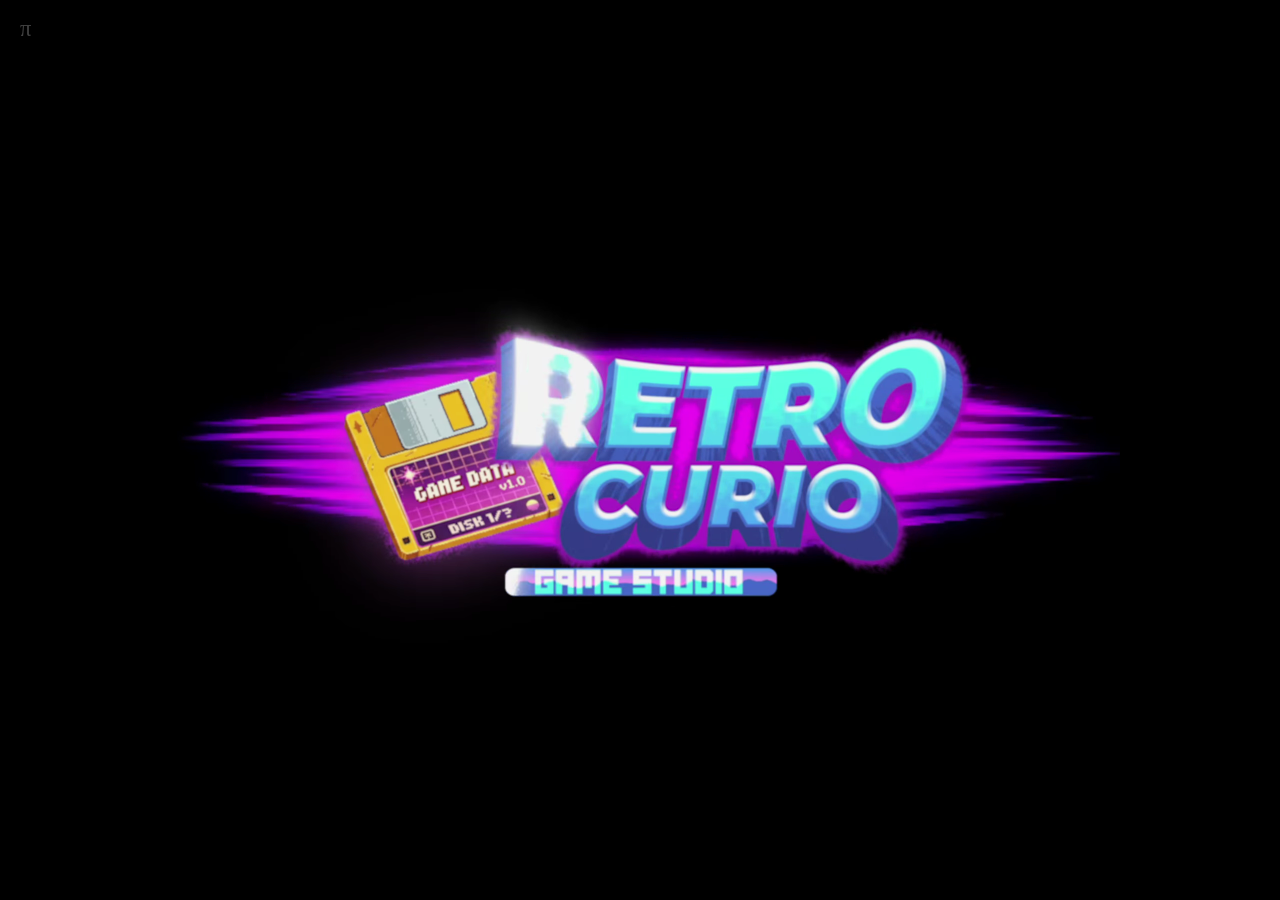
<file: index.html>
<!DOCTYPE html>
<html lang="en">
<head>
  <meta charset="UTF-8" />
  <meta name="viewport" content="width=device-width, initial-scale=1.0" />
  <title>Retrocurio</title>
  <style>
    html,
    body {
      width: 100%;
      height: 100%;
      margin: 0;
      background: #000;
      overflow: hidden;
    }

    .video-wrap {
      position: fixed;
      inset: 0;
      display: grid;
      place-items: center;
      user-select: none;
      -webkit-user-select: none;
    }

    video {
      width: min(100vw, 960px);
      height: auto;
      max-height: 100vh;
      object-fit: contain;
      object-position: center;
      pointer-events: none;
    }

    .pi-link {
      position: fixed;
      top: 16px;
      left: 20px;
      z-index: 10;
      font-size: 1.4rem;
      color: rgba(255, 255, 255, 0.25);
      text-decoration: none;
      transition: color 0.3s ease;
    }

    .pi-link:hover {
      color: rgba(255, 255, 255, 0.9);
    }
  </style>
</head>
<body>
  <a class="pi-link" href="Prototypes.html" aria-label="Prototypes">π</a>
  <div class="video-wrap" aria-hidden="true">
    <video
      autoplay
      muted
      loop
      playsinline
      disablepictureinpicture
      disableremoteplayback
      poster="LogoRender.png"
      tabindex="-1"
    >
      <source src="LogoLoop.webm" type="video/webm" />
      <source src="LogoLoop.mp4" type="video/mp4" />
    </video>
  </div>
</body>
</html>
</file>
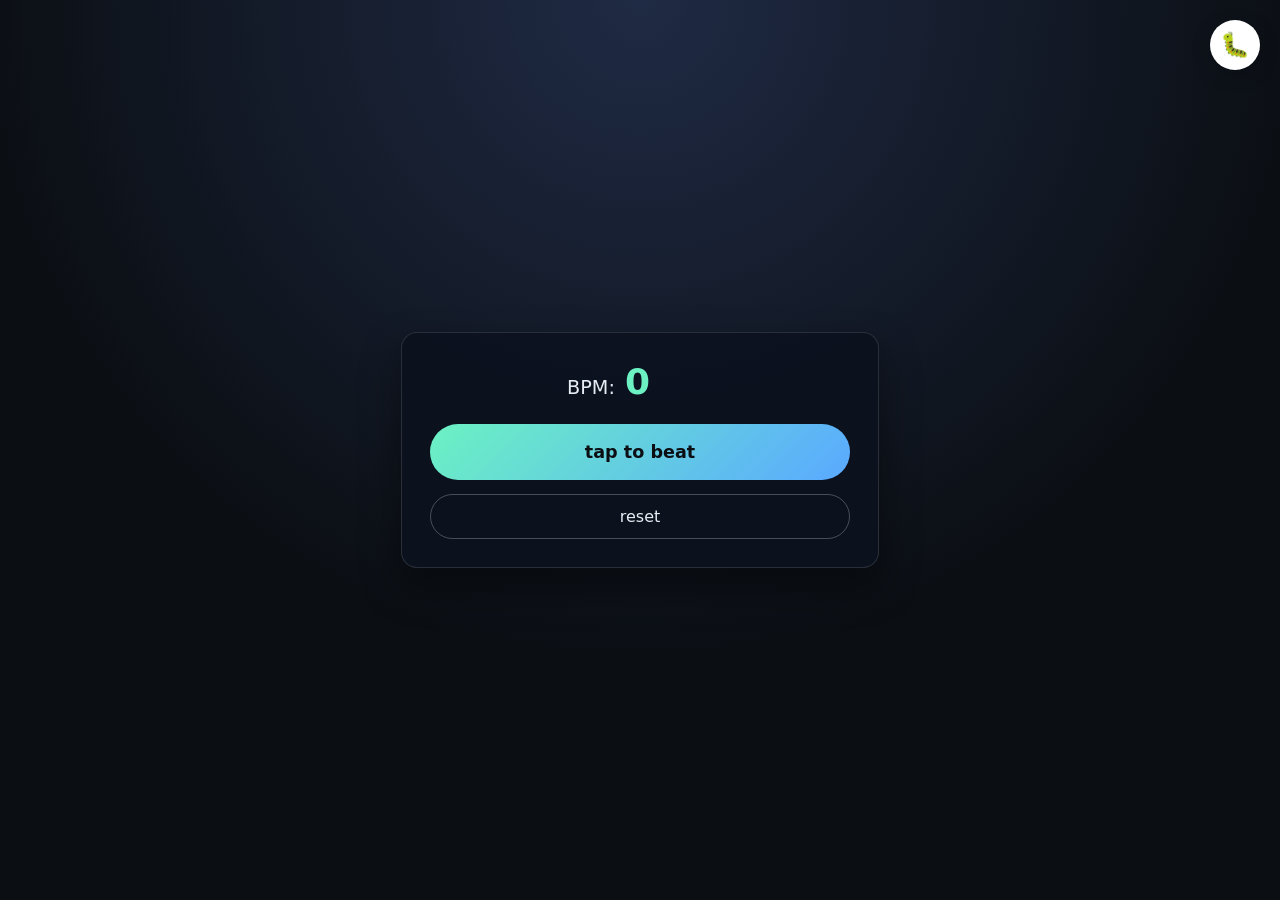
<file: prototypes/bpm-tool/index.html>
<!DOCTYPE html>
<html lang="en">
<head>
    <meta charset="UTF-8">
    <meta name="viewport" content="width=device-width, initial-scale=1.0">
    <title>BPM Tool</title>
    <style>
        :root {
            color-scheme: dark;
        }

        body {
            margin: 0;
            min-height: 100vh;
            display: grid;
            place-items: center;
            font-family: Inter, system-ui, -apple-system, BlinkMacSystemFont, sans-serif;
            background: radial-gradient(circle at top, #1f2a44, #0b0f14 60%);
            color: #e8ecf4;
        }

        .panel {
            background: rgba(12, 18, 30, 0.9);
            border: 1px solid rgba(255, 255, 255, 0.12);
            border-radius: 16px;
            padding: 28px;
            width: min(420px, 92vw);
            text-align: center;
            box-shadow: 0 18px 40px rgba(0, 0, 0, 0.45);
        }

        .bpm-readout {
            display: flex;
            justify-content: center;
            gap: 10px;
            align-items: baseline;
            margin-bottom: 22px;
            font-size: 1.2rem;
        }

        .bpm-value {
            font-size: 2.25rem;
            font-weight: 700;
            color: #6cf2c2;
            min-width: 88px;
            text-align: left;
        }

        button {
            font: inherit;
            border: none;
            border-radius: 999px;
            cursor: pointer;
        }

        .tap-button {
            width: 100%;
            padding: 18px;
            font-size: 1.1rem;
            font-weight: 700;
            color: #0b0f14;
            background: linear-gradient(135deg, #6cf2c2, #5aa9ff);
            transition: transform 120ms ease;
        }

        .tap-button:active {
            transform: scale(0.985);
        }

        .reset-button {
            margin-top: 14px;
            width: 100%;
            padding: 12px;
            background: transparent;
            color: #e8ecf4;
            border: 1px solid rgba(255, 255, 255, 0.25);
        }

    </style>
</head>
<body>
    <script src="../../debug-widget.js" data-name="BPM Tool" data-version="1"></script>
    <main class="panel">
        <div class="bpm-readout">
            <span>BPM:</span>
            <span class="bpm-value" id="bpm-value">0</span>
        </div>
        <button class="tap-button" id="tap-button" type="button">tap to beat</button>
        <button class="reset-button" id="reset-button" type="button">reset</button>
    </main>

    <script>
        const ONE_MINUTE_MS = 60000;
        const tapTimes = [];

        const bpmValueEl = document.getElementById('bpm-value');
        const tapButton = document.getElementById('tap-button');
        const resetButton = document.getElementById('reset-button');

        function pruneOldTaps(now) {
            const cutoff = now - ONE_MINUTE_MS;
            while (tapTimes.length > 0 && tapTimes[0] < cutoff) {
                tapTimes.shift();
            }
        }

        function calculateBpm() {
            const now = Date.now();
            pruneOldTaps(now);

            if (tapTimes.length < 2) {
                bpmValueEl.textContent = '0';
                return;
            }

            let totalInterval = 0;
            for (let i = 1; i < tapTimes.length; i += 1) {
                totalInterval += tapTimes[i] - tapTimes[i - 1];
            }

            const averageInterval = totalInterval / (tapTimes.length - 1);
            const bpm = 60000 / averageInterval;
            bpmValueEl.textContent = Number.isFinite(bpm) ? bpm.toFixed(1) : '0';
        }

        tapButton.addEventListener('click', () => {
            tapTimes.push(Date.now());
            calculateBpm();
        });

        resetButton.addEventListener('click', () => {
            tapTimes.length = 0;
            bpmValueEl.textContent = '0';
        });

        setInterval(calculateBpm, 1000);
    </script>
</body>
</html>
</file>
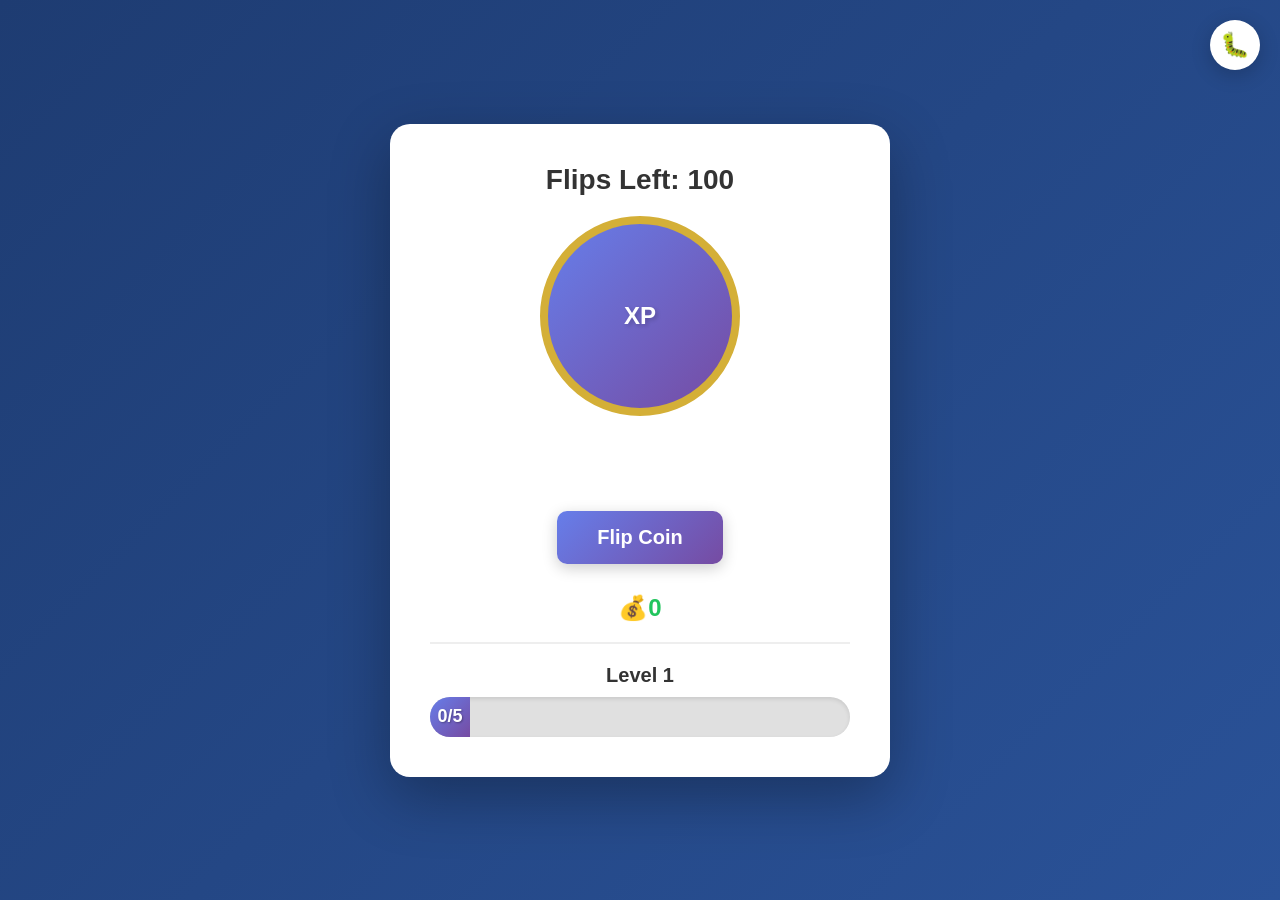
<file: prototypes/coin-toss/index.html>
<!DOCTYPE html>
<html lang="en">
<head>
    <meta charset="UTF-8">
    <meta name="viewport" content="width=device-width, initial-scale=1.0">
    <title>Coin Toss - Game Prototype</title>
    <link rel="stylesheet" href="style.css">
</head>
<body>
    <script src="../../debug-widget.js" data-name="Life is a Coin-Toss" data-version="1"></script>
    <div class="container">
        <h1 id="flipsLeftCounter">Flips Left: 100</h1>

        <div class="game-area">
            <div class="coin-container">
                <div id="coin" class="coin">
                    <div class="coin-face xp">
                        <div class="coin-text">XP</div>
                    </div>
                    <div class="coin-face money">
                        <div class="coin-text">MONEY</div>
                    </div>
                </div>
            </div>

            <div id="result" class="result"></div>

            <button id="flipButton" class="flip-button">Flip Coin</button>
        </div>

        <div class="stats-section">
            <div id="moneyCounter" class="money-counter">💰0</div>
        </div>

        <div class="xp-section">
            <div id="levelText" class="level-text">Level 1</div>
            <div class="xp-bar-container">
                <div id="xpBar" class="xp-bar">
                    <span id="xpText" class="xp-text">0/5</span>
                </div>
            </div>
        </div>

        <div id="gameOver" class="popup hidden">
            <h2>You Died</h2>
            <button id="playAgainBtn" class="popup-button">Play Again</button>
        </div>

    </div>

    <script src="game.js"></script>
</body>
</html>
</file>
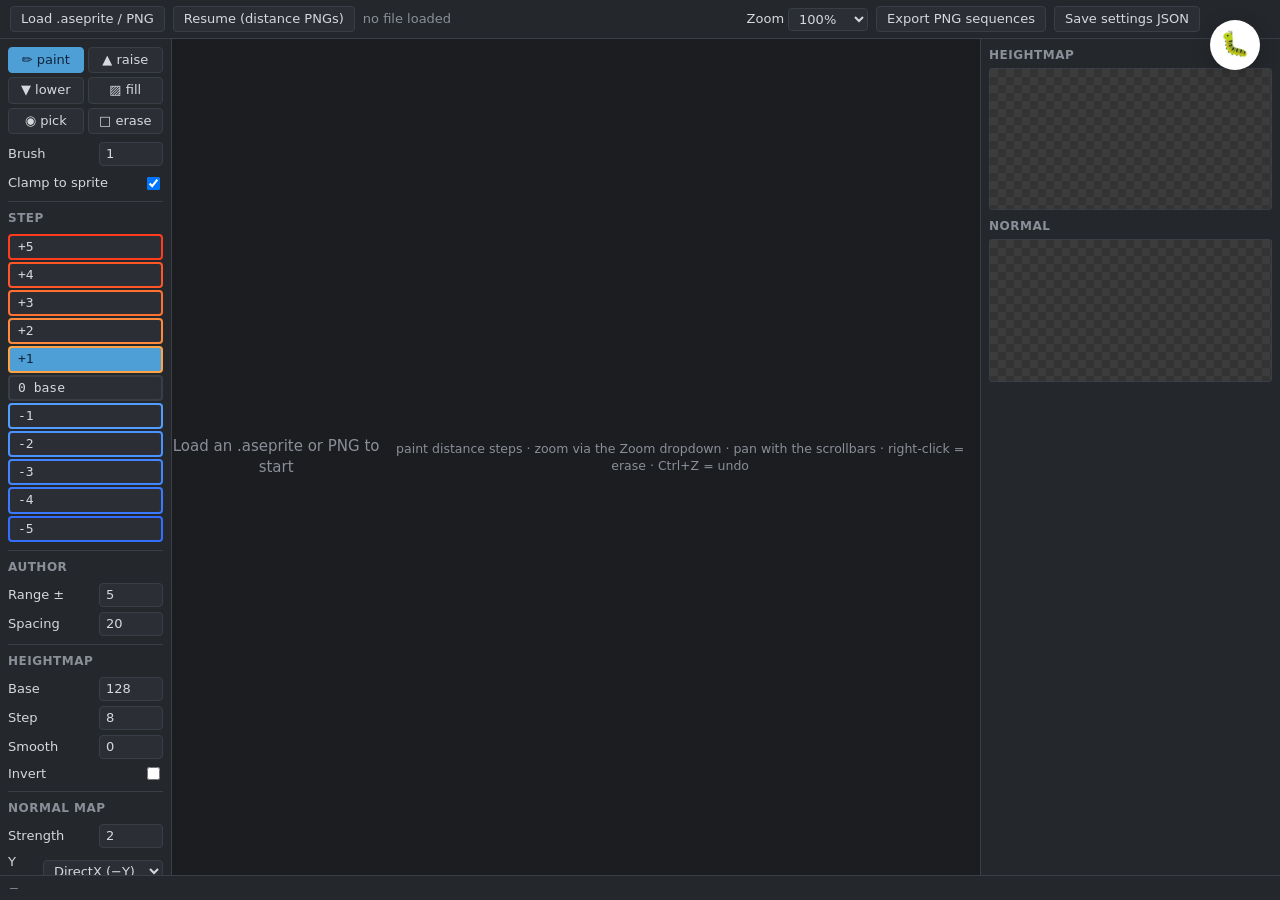
<file: prototypes/heightmap-normal-tool/index.html>
<!DOCTYPE html>
<html>
<head>
<meta charset="utf-8">
<title>Heightmap → Normal Tool</title>
<!--
  Heightmap → Normal companion tool for Aseprite pixel art.
  Load an .aseprite (read-only) as a trace-over underlay, paint per-pixel
  distance steps (closer/farther from a base plane), and get a live
  heightmap + normal map preview. Exports PNG sequences per frame.
  Never writes to the .aseprite file.
-->
<style>
  :root {
    --bg: #1b1d21; --panel: #24272c; --panel2: #2b2f35; --border: #3a3f47;
    --text: #d6d8dc; --dim: #8a8f98; --accent: #4d9fd6; --danger: #d66a4d;
  }
  * { box-sizing: border-box; }
  body {
    margin: 0; background: var(--bg); color: var(--text);
    font: 13px/1.4 system-ui, sans-serif; height: 100vh;
    display: flex; flex-direction: column; overflow: hidden;
  }
  button, select, input { font: inherit; color: inherit; }
  button {
    background: var(--panel2); border: 1px solid var(--border);
    border-radius: 4px; padding: 3px 10px; cursor: pointer;
  }
  button:hover { border-color: var(--accent); }
  button.active { background: var(--accent); color: #10233a; border-color: var(--accent); }
  input[type=number], select {
    background: var(--panel2); border: 1px solid var(--border);
    border-radius: 4px; padding: 2px 6px; width: 64px;
  }
  select { width: auto; }
  label { display: flex; align-items: center; gap: 6px; justify-content: space-between; }

  #topbar {
    display: flex; align-items: center; gap: 8px; padding: 6px 10px;
    /* right padding keeps the buttons clear of the fixed debug-widget button */
    padding-right: 80px;
    background: var(--panel); border-bottom: 1px solid var(--border); flex: 0 0 auto;
  }
  #spriteName { color: var(--dim); margin-right: auto; }

  #framebar {
    display: flex; align-items: center; gap: 4px; padding: 4px 10px;
    background: var(--panel); border-bottom: 1px solid var(--border);
    flex: 0 0 auto; overflow-x: auto;
  }
  #framebar .fbtn { min-width: 30px; padding: 2px 6px; }

  #main { display: flex; flex: 1 1 auto; min-height: 0; }

  #toolbar {
    width: 172px; flex: 0 0 auto; background: var(--panel);
    border-right: 1px solid var(--border); padding: 8px;
    display: flex; flex-direction: column; gap: 8px;
    overflow-y: auto; overflow-x: hidden; touch-action: pan-y;
  }
  .toolrow { display: flex; gap: 4px; flex-wrap: wrap; }
  .toolrow button { flex: 1 1 45%; }
  #steps { display: flex; flex-direction: column-reverse; gap: 2px; }
  #steps button {
    display: flex; justify-content: space-between; padding: 2px 8px;
    border-width: 2px; font-family: monospace;
  }
  .section { border-top: 1px solid var(--border); padding-top: 8px;
    display: flex; flex-direction: column; gap: 5px; }
  .section h4 { margin: 0 0 2px; font-size: 12px; color: var(--dim);
    text-transform: uppercase; letter-spacing: .5px; }

  /* Scroll container: canvas is CSS-scaled to sprite×zoom and overflows into
     native scrollbars; margin:auto centers it while it still fits. */
  #editorwrap { flex: 1 1 auto; position: relative; min-width: 0;
    display: flex; overflow: auto; }
  #editor { margin: auto; flex: 0 0 auto;
    image-rendering: pixelated; background: #2a2a2a;
    outline: 1px solid #555;
    touch-action: none; cursor: crosshair; }

  #previews {
    width: 300px; flex: 0 0 auto; background: var(--panel);
    border-left: 1px solid var(--border); padding: 8px;
    display: flex; flex-direction: column; gap: 8px; overflow-y: auto;
  }
  .preview { display: flex; flex-direction: column; gap: 4px; }
  .preview h4 { margin: 0; font-size: 12px; color: var(--dim);
    text-transform: uppercase; letter-spacing: .5px; }
  .preview canvas {
    width: 100%; image-rendering: pixelated;
    background:
      repeating-conic-gradient(#333 0% 25%, #3c3c3c 0% 50%) 0 0 / 16px 16px;
    border: 1px solid var(--border); border-radius: 3px;
  }

  #statusbar {
    display: flex; gap: 16px; padding: 3px 10px; background: var(--panel);
    border-top: 1px solid var(--border); color: var(--dim);
    font-family: monospace; flex: 0 0 auto;
  }
  #drop {
    position: absolute; inset: 0; display: flex; align-items: center;
    justify-content: center; color: var(--dim); font-size: 15px;
    pointer-events: none; text-align: center;
  }
  .hidden { display: none !important; }
</style>
</head>
<body>
<script src="../../debug-widget.js" data-name="Heightmap → Normal Tool" data-version="4"></script>

<div id="topbar">
  <button id="btnLoad">Load .aseprite / PNG</button>
  <button id="btnResume">Resume (distance PNGs)</button>
  <span id="spriteName">no file loaded</span>
  <label style="gap:4px">Zoom <select id="zoomSel">
    <option value="100">100%</option>
    <option value="200">200%</option>
    <option value="300">300%</option>
    <option value="400">400%</option>
    <option value="500">500%</option>
    <option value="600">600%</option>
    <option value="700">700%</option>
    <option value="800">800%</option>
    <option value="900">900%</option>
    <option value="1000">1000%</option>
    <option value="1100">1100%</option>
    <option value="1200">1200%</option>
    <option value="1300">1300%</option>
    <option value="1400">1400%</option>
    <option value="1500">1500%</option>
  </select></label>
  <button id="btnExport">Export PNG sequences</button>
  <button id="btnSettingsJSON">Save settings JSON</button>
</div>

<div id="framebar" class="hidden">
  <span style="color:var(--dim)">Frames:</span>
  <span id="frames"></span>
  <button id="btnCopyPrev" title="Copy previous frame's distance into this frame">⧉ copy prev</button>
  <label style="gap:3px"><input type="checkbox" id="onion"> onion</label>
</div>

<div id="main">
  <div id="toolbar">
    <div class="toolrow">
      <button id="toolPaint" class="active" title="Paint selected step (P)">✏ paint</button>
      <button id="toolRaise" title="Raise by 1 per stroke (R). Alt = lower">▲ raise</button>
      <button id="toolLower" title="Lower by 1 per stroke (L)">▼ lower</button>
      <button id="toolFill" title="Flood fill step (F)">▨ fill</button>
      <button id="toolPick" title="Pick step under cursor (I)">◉ pick</button>
      <button id="toolErase" title="Erase to base 0 (E)">□ erase</button>
    </div>
    <label>Brush <input type="number" id="brushSize" value="1" min="1" max="32"></label>
    <label title="Only paint where the sprite has pixels">
      Clamp to sprite <input type="checkbox" id="clampSil" checked></label>
    <div class="section">
      <h4>Step</h4>
      <div id="steps"></div>
    </div>
    <div class="section">
      <h4>Author</h4>
      <label>Range ± <input type="number" id="stepRange" value="5" min="1" max="10"></label>
      <label title="Gray units per step in exported distance PNGs (visibility encoding)">
        Spacing <input type="number" id="authorSpacing" value="20" min="1" max="25"></label>
    </div>
    <div class="section">
      <h4>Heightmap</h4>
      <label>Base <input type="number" id="heightBase" value="128" min="0" max="255"></label>
      <label title="Gray units per step in the real heightmap">
        Step <input type="number" id="heightStep" value="8" min="1" max="64"></label>
      <label title="Box blur radius in px; softens hard step edges">
        Smooth <input type="number" id="smooth" value="0" min="0" max="8"></label>
      <label>Invert <input type="checkbox" id="invert"></label>
    </div>
    <div class="section">
      <h4>Normal map</h4>
      <label>Strength <input type="number" id="strength" value="2" min="0.1" max="20" step="0.1"></label>
      <label>Y axis <select id="yAxis">
        <option value="directx" selected>DirectX (−Y)</option>
        <option value="opengl">OpenGL (+Y)</option>
      </select></label>
      <label>Edges <select id="edges">
        <option value="clamp" selected>Clamp (flat)</option>
        <option value="bevel">Bevel (rounded)</option>
      </select></label>
      <label>Transparent <select id="transparent">
        <option value="keep" selected>Keep</option>
        <option value="fill">Fill flat</option>
      </select></label>
    </div>
  </div>

  <div id="editorwrap">
    <canvas id="editor" class="hidden"></canvas>
    <div id="drop">Load an .aseprite or PNG to start<br>
      <small>paint distance steps · zoom via the Zoom dropdown ·
      pan with the scrollbars · right-click = erase · Ctrl+Z = undo</small></div>
  </div>

  <div id="previews">
    <div class="preview"><h4>Heightmap</h4><canvas id="cvHeight"></canvas></div>
    <div class="preview"><h4>Normal</h4><canvas id="cvNormal"></canvas></div>
  </div>
</div>

<div id="statusbar">
  <span id="stPos">—</span><span id="stStep"></span><span id="stZoom"></span>
</div>

<input type="file" id="fileInput" accept=".aseprite,.ase,.png" class="hidden">
<input type="file" id="resumeInput" accept=".png,.json" multiple class="hidden">

<script src="aseprite.js"></script>
<script>
'use strict';

// ---------- state ----------

const S = {
  sprite: null,          // parsed aseprite (or pseudo-sprite from PNG)
  baseName: 'sprite',
  composites: [],        // per-frame underlay RGBA {width,height,data}
  dist: [],              // per-frame Int16Array of steps
  frame: 0,
  tool: 'paint',
  step: 1,               // selected step for paint/fill
  zoom: 1,               // CSS scale factor (zoomSel percent / 100)
  painting: false,
  strokeVisited: null,   // Set of pixel indices changed this stroke (raise/lower)
  undo: [],              // [{frame, buffer}]
  onion: false,
};

const $ = id => document.getElementById(id);
const editor = $('editor');
const ectx = editor.getContext('2d');

const settings = () => ({
  stepRange: +$('stepRange').value,
  authorSpacing: +$('authorSpacing').value,
  heightBase: +$('heightBase').value,
  heightStep: +$('heightStep').value,
  smooth: +$('smooth').value,
  invert: $('invert').checked,
  strength: +$('strength').value,
  yAxis: $('yAxis').value,
  edges: $('edges').value,
  transparent: $('transparent').value,
});

// ---------- step palette (diverging colors, distinct while editing) ----------

function stepColor(step, range) {
  if (step === 0) return null;
  const t = Math.min(1, Math.abs(step) / range);
  return step > 0
    ? [255, Math.round(190 - 130 * t), Math.round(80 - 50 * t)]   // closer: orange→red
    : [Math.round(90 - 40 * t), Math.round(170 - 60 * t), 255];   // farther: light→deep blue
}

function buildStepButtons() {
  const range = +$('stepRange').value;
  if (S.step > range || S.step < -range) S.step = 0;
  const wrap = $('steps');
  wrap.innerHTML = '';
  for (let s = -range; s <= range; s++) {
    const b = document.createElement('button');
    const c = stepColor(s, range);
    b.textContent = (s > 0 ? '+' : '') + s + (s === 0 ? ' base' : '');
    b.style.borderColor = c ? `rgb(${c})` : 'var(--border)';
    if (s === S.step) b.classList.add('active');
    b.onclick = () => { S.step = s; buildStepButtons(); };
    wrap.appendChild(b);
  }
}

// ---------- file loading ----------

// iOS/iPadOS maps accept-list extensions to registered system file types;
// .aseprite/.ase aren't registered, so Safari greys them out in the Files
// picker. Drop the filter there — loadFile() validates by magic bytes anyway.
// (iPadOS 13+ reports platform "MacIntel"; maxTouchPoints tells it apart.)
if (/iP(ad|hone|od)/.test(navigator.platform) ||
    (navigator.platform === 'MacIntel' && navigator.maxTouchPoints > 1)) {
  $('fileInput').removeAttribute('accept');
}

$('btnLoad').onclick = () => $('fileInput').click();
$('fileInput').onchange = async e => {
  const file = e.target.files[0];
  if (file) await loadFile(file);
  e.target.value = '';
};

async function loadFile(file) {
  const buf = await file.arrayBuffer();
  const magic = new DataView(buf).getUint32(0, false);
  try {
    if (magic === 0x89504E47) await loadPNG(file, buf);
    else await loadAseprite(file, buf);
  } catch (err) {
    alert('Failed to load: ' + err.message);
    return;
  }
  S.baseName = file.name.replace(/\.(aseprite|ase|png)$/i, '');
  $('spriteName').textContent =
    `${file.name} — ${S.sprite.width}×${S.sprite.height}, ${S.composites.length} frame(s)`;
  $('drop').classList.add('hidden');
  $('editor').classList.remove('hidden');
  $('framebar').classList.toggle('hidden', S.composites.length <= 1);
  S.frame = 0;
  S.dist = S.composites.map(() => new Int16Array(S.sprite.width * S.sprite.height));
  S.undo = [];
  buildFrameButtons();
  fitView();
  requestRender();
}

async function loadAseprite(file, buf) {
  const spr = await AsepriteParser.parse(buf);
  S.sprite = spr;
  S.composites = [];
  for (let f = 0; f < spr.numFrames; f++) S.composites.push(spr.compositeFrame(f));
}

async function loadPNG(file, buf) {
  // createImageBitmap instead of Image.decode(): decode() can stall
  // indefinitely in backgrounded tabs.
  const bmp = await createImageBitmap(new Blob([buf]));
  const cv = document.createElement('canvas');
  cv.width = bmp.width; cv.height = bmp.height;
  const ctx = cv.getContext('2d', { willReadFrequently: true });
  ctx.drawImage(bmp, 0, 0);
  const data = ctx.getImageData(0, 0, bmp.width, bmp.height);
  S.sprite = { width: bmp.width, height: bmp.height, numFrames: 1,
    durations: [100], tags: [] };
  S.composites = [{ width: bmp.width, height: bmp.height, data: data.data }];
}

// ---------- frame bar ----------

function buildFrameButtons() {
  const wrap = $('frames');
  wrap.innerHTML = '';
  S.composites.forEach((_, f) => {
    const b = document.createElement('button');
    b.className = 'fbtn' + (f === S.frame ? ' active' : '');
    b.textContent = f + 1;
    const tag = (S.sprite.tags || []).find(t => f >= t.from && f <= t.to);
    b.title = `${S.sprite.durations[f]}ms` + (tag ? ` · ${tag.name}` : '');
    b.onclick = () => { S.frame = f; buildFrameButtons(); requestRender(); };
    wrap.appendChild(b);
  });
}

$('btnCopyPrev').onclick = () => {
  if (S.frame === 0) return;
  pushUndo();
  S.dist[S.frame].set(S.dist[S.frame - 1]);
  requestRender();
};
$('onion').onchange = e => { S.onion = e.target.checked; requestRender(); };

// ---------- painting ----------

function pushUndo() {
  S.undo.push({ frame: S.frame, buffer: S.dist[S.frame].slice() });
  if (S.undo.length > 50) S.undo.shift();
}

function undo() {
  const u = S.undo.pop();
  if (!u) return;
  S.dist[u.frame].set(u.buffer);
  if (u.frame !== S.frame) { S.frame = u.frame; buildFrameButtons(); }
  requestRender();
}

function inSilhouette(x, y) {
  const c = S.composites[S.frame];
  return c.data[(y * c.width + x) * 4 + 3] > 0;
}

function eachBrushPixel(cx, cy, fn) {
  const size = +$('brushSize').value;
  const r = size / 2;
  const x0 = Math.floor(cx - r + 0.5), y0 = Math.floor(cy - r + 0.5);
  for (let y = y0; y < y0 + size; y++) {
    for (let x = x0; x < x0 + size; x++) {
      if (x < 0 || y < 0 || x >= S.sprite.width || y >= S.sprite.height) continue;
      if ($('clampSil').checked && !inSilhouette(x, y)) continue;
      fn(x, y);
    }
  }
}

function applyTool(px, py, erase) {
  const dist = S.dist[S.frame];
  const range = +$('stepRange').value;
  const clampStep = v => Math.max(-range, Math.min(range, v));
  const tool = erase ? 'erase' : S.tool;

  if (tool === 'pick') {
    if (px >= 0 && py >= 0 && px < S.sprite.width && py < S.sprite.height) {
      S.step = dist[py * S.sprite.width + px];
      buildStepButtons();
    }
    return;
  }
  if (tool === 'fill') {
    floodFill(px, py, S.step);
    return;
  }
  eachBrushPixel(px, py, (x, y) => {
    const i = y * S.sprite.width + x;
    if (tool === 'paint') dist[i] = clampStep(S.step);
    else if (tool === 'erase') dist[i] = 0;
    else if (tool === 'raise' || tool === 'lower') {
      if (S.strokeVisited.has(i)) return;
      S.strokeVisited.add(i);
      dist[i] = clampStep(dist[i] + (tool === 'raise' ? 1 : -1));
    }
  });
  requestRender();
}

function floodFill(px, py, step) {
  const { width, height } = S.sprite;
  if (px < 0 || py < 0 || px >= width || py >= height) return;
  const dist = S.dist[S.frame];
  const clamp = $('clampSil').checked;
  if (clamp && !inSilhouette(px, py)) return;
  const target = dist[py * width + px];
  if (target === step) return;
  const stack = [py * width + px];
  while (stack.length) {
    const i = stack.pop();
    if (dist[i] !== target) continue;
    const x = i % width, y = (i / width) | 0;
    if (clamp && !inSilhouette(x, y)) continue;
    dist[i] = step;
    if (x > 0) stack.push(i - 1);
    if (x < width - 1) stack.push(i + 1);
    if (y > 0) stack.push(i - width);
    if (y < height - 1) stack.push(i + width);
  }
  requestRender();
}

// ---------- editor canvas: view transform + input ----------

// Pick the largest zoom option where the sprite still fits the pane
// (falls back to 100%) and reset the scroll position.
function fitView() {
  const wrap = $('editorwrap');
  const opts = [...$('zoomSel').options].map(o => +o.value);
  const fitting = opts.filter(p =>
    S.sprite.width * p / 100 <= wrap.clientWidth &&
    S.sprite.height * p / 100 <= wrap.clientHeight);
  const pct = fitting.length ? Math.max(...fitting) : opts[0];
  $('zoomSel').value = pct;
  S.zoom = pct / 100;
  wrap.scrollLeft = wrap.scrollTop = 0;
}

$('zoomSel').onchange = () => {
  S.zoom = +$('zoomSel').value / 100;
  requestRender();
};

function toSprite(e) {
  const rect = editor.getBoundingClientRect();
  return {
    x: Math.floor((e.clientX - rect.left) / S.zoom),
    y: Math.floor((e.clientY - rect.top) / S.zoom),
  };
}

editor.addEventListener('pointerdown', e => {
  if (!S.sprite) return;
  if (e.button === 1) return;
  editor.setPointerCapture(e.pointerId);
  const erase = e.button === 2;
  S.painting = true;
  S.strokeVisited = new Set();
  if (S.tool !== 'pick') pushUndo();
  const p = toSprite(e);
  applyTool(p.x, p.y, erase);
  S.eraseStroke = erase;
});
editor.addEventListener('pointermove', e => {
  if (!S.sprite) return;
  const p = toSprite(e);
  $('stPos').textContent = `${p.x},${p.y}`;
  const inb = p.x >= 0 && p.y >= 0 && p.x < S.sprite.width && p.y < S.sprite.height;
  $('stStep').textContent = inb
    ? `step ${S.dist[S.frame][p.y * S.sprite.width + p.x]}` : '';
  if (S.painting && S.tool !== 'fill' && S.tool !== 'pick') {
    applyTool(p.x, p.y, S.eraseStroke);
  }
});
editor.addEventListener('pointerup', () => {
  S.painting = false; S.strokeVisited = null;
});
editor.addEventListener('contextmenu', e => e.preventDefault());

window.addEventListener('keydown', e => {
  if (e.target.tagName === 'INPUT' || e.target.tagName === 'SELECT') return;
  if (e.ctrlKey && e.key === 'z') { undo(); e.preventDefault(); }
  const tools = { p: 'paint', r: 'raise', l: 'lower', f: 'fill', i: 'pick', e: 'erase' };
  if (tools[e.key]) setTool(tools[e.key]);
  if (e.key === 'ArrowRight' && S.frame < S.composites.length - 1) {
    S.frame++; buildFrameButtons(); requestRender();
  }
  if (e.key === 'ArrowLeft' && S.frame > 0) {
    S.frame--; buildFrameButtons(); requestRender();
  }
});

const toolButtons = { paint: 'toolPaint', raise: 'toolRaise', lower: 'toolLower',
  fill: 'toolFill', pick: 'toolPick', erase: 'toolErase' };
function setTool(t) {
  S.tool = t;
  for (const [name, id] of Object.entries(toolButtons)) {
    $(id).classList.toggle('active', name === t);
  }
}
for (const [name, id] of Object.entries(toolButtons)) {
  $(id).onclick = () => setTool(name);
}

// ---------- pipeline: distance → heightmap → normal ----------

// Height in gray units per pixel; NaN marks outside-silhouette.
function computeHeight(frame) {
  const { width, height } = S.sprite;
  const st = settings();
  const comp = S.composites[frame];
  const dist = S.dist[frame];
  const H = new Float32Array(width * height);
  for (let i = 0; i < H.length; i++) {
    if (comp.data[i * 4 + 3] === 0) { H[i] = NaN; continue; }
    const step = st.invert ? -dist[i] : dist[i];
    H[i] = Math.max(0, Math.min(255, st.heightBase + step * st.heightStep));
  }
  if (st.smooth > 0) return blur(H, width, height, st.smooth);
  return H;
}

// Box blur that ignores NaN (outside silhouette stays NaN, edges don't bleed).
function blur(H, width, height, radius) {
  const out = new Float32Array(H.length);
  for (let y = 0; y < height; y++) {
    for (let x = 0; x < width; x++) {
      const i = y * width + x;
      if (Number.isNaN(H[i])) { out[i] = NaN; continue; }
      let sum = 0, n = 0;
      for (let dy = -radius; dy <= radius; dy++) {
        for (let dx = -radius; dx <= radius; dx++) {
          const nx = x + dx, ny = y + dy;
          if (nx < 0 || ny < 0 || nx >= width || ny >= height) continue;
          const v = H[ny * width + nx];
          if (Number.isNaN(v)) continue;
          sum += v; n++;
        }
      }
      out[i] = sum / n;
    }
  }
  return out;
}

// Sobel over the heightmap → RGBA normal map.
function computeNormal(H, frame) {
  const { width, height } = S.sprite;
  const st = settings();
  const out = new Uint8ClampedArray(width * height * 4);
  const flat = st.transparent === 'fill';

  // neighbor sample honoring edge mode: clamp uses center height at
  // silhouette/canvas edges (flat), bevel treats outside as height 0 (rim).
  function sample(x, y, center) {
    if (x < 0 || y < 0 || x >= width || y >= height) {
      return st.edges === 'bevel' ? 0 : center;
    }
    const v = H[y * width + x];
    if (Number.isNaN(v)) return st.edges === 'bevel' ? 0 : center;
    return v;
  }

  for (let y = 0; y < height; y++) {
    for (let x = 0; x < width; x++) {
      const i = y * width + x;
      const o = i * 4;
      const center = H[i];
      if (Number.isNaN(center)) {
        if (flat) {
          out[o] = 128; out[o + 1] = 128; out[o + 2] = 255; out[o + 3] = 255;
        }
        continue;
      }
      const tl = sample(x - 1, y - 1, center), t = sample(x, y - 1, center),
            tr = sample(x + 1, y - 1, center), l = sample(x - 1, y, center),
            r = sample(x + 1, y, center), bl = sample(x - 1, y + 1, center),
            b = sample(x, y + 1, center), br = sample(x + 1, y + 1, center);
      // Sobel gradients, normalized to height-units per pixel, then to 0..1 slope
      const dx = ((tr + 2 * r + br) - (tl + 2 * l + bl)) / (8 * 255);
      const dy = ((bl + 2 * b + br) - (tl + 2 * t + tr)) / (8 * 255);
      let nx = -dx * st.strength, ny = -dy * st.strength, nz = 1 / 8;
      const len = Math.sqrt(nx * nx + ny * ny + nz * nz);
      nx /= len; ny /= len; nz /= len;
      if (st.yAxis === 'opengl') ny = -ny; // image y is down; OpenGL green is up
      out[o]     = (nx * 0.5 + 0.5) * 255;
      out[o + 1] = (ny * 0.5 + 0.5) * 255;
      out[o + 2] = (nz * 0.5 + 0.5) * 255;
      out[o + 3] = 255;
    }
  }
  return out;
}

function heightToRGBA(H) {
  const out = new Uint8ClampedArray(H.length * 4);
  for (let i = 0; i < H.length; i++) {
    if (Number.isNaN(H[i])) continue;
    out[i * 4] = out[i * 4 + 1] = out[i * 4 + 2] = H[i];
    out[i * 4 + 3] = 255;
  }
  return out;
}

// ---------- rendering ----------

let renderQueued = false;
function requestRender() {
  if (renderQueued) return;
  renderQueued = true;
  requestAnimationFrame(() => { renderQueued = false; render(); });
}

function render() {
  if (!S.sprite) return;
  renderEditor();
  renderPreviews();
}

function renderEditor() {
  const { width, height } = S.sprite;
  // canvas stays at native sprite resolution; CSS scales it by the zoom
  // factor and #editorwrap scrolls whatever overflows
  if (editor.width !== width || editor.height !== height) {
    editor.width = width; editor.height = height;
  }
  editor.style.width = width * S.zoom + 'px';
  editor.style.height = height * S.zoom + 'px';
  const range = +$('stepRange').value;

  // native-resolution frame: dimmed underlay + step overlay (+ onion)
  const img = new ImageData(width, height);
  const comp = S.composites[S.frame];
  const dist = S.dist[S.frame];
  const prev = S.onion && S.frame > 0 ? S.dist[S.frame - 1] : null;
  for (let i = 0; i < width * height; i++) {
    const o = i * 4;
    // dimmed sprite underlay
    img.data[o] = comp.data[o] * 0.45;
    img.data[o + 1] = comp.data[o + 1] * 0.45;
    img.data[o + 2] = comp.data[o + 2] * 0.45;
    img.data[o + 3] = comp.data[o + 3];
    // onion: previous frame's steps, faint
    if (prev && prev[i] !== 0) {
      const c = stepColor(prev[i], range);
      img.data[o] = img.data[o] * 0.75 + c[0] * 0.25;
      img.data[o + 1] = img.data[o + 1] * 0.75 + c[1] * 0.25;
      img.data[o + 2] = img.data[o + 2] * 0.75 + c[2] * 0.25;
      img.data[o + 3] = Math.max(img.data[o + 3], 90);
    }
    // current frame's steps, strong
    if (dist[i] !== 0) {
      const c = stepColor(dist[i], range);
      img.data[o] = img.data[o] * 0.35 + c[0] * 0.65;
      img.data[o + 1] = img.data[o + 1] * 0.35 + c[1] * 0.65;
      img.data[o + 2] = img.data[o + 2] * 0.35 + c[2] * 0.65;
      img.data[o + 3] = Math.max(img.data[o + 3], 220);
    }
  }
  ectx.putImageData(img, 0, 0);

  $('stZoom').textContent = `${Math.round(S.zoom * 100)}% · frame ${S.frame + 1}/${S.composites.length}`;
}

function renderPreviews() {
  const { width, height } = S.sprite;
  const H = computeHeight(S.frame);
  const normal = computeNormal(H, S.frame);
  for (const [id, data] of [['cvHeight', heightToRGBA(H)], ['cvNormal', normal]]) {
    const cv = $(id);
    cv.width = width; cv.height = height;
    cv.getContext('2d').putImageData(new ImageData(data, width, height), 0, 0);
  }
}

// re-render when any setting changes
for (const id of ['stepRange', 'authorSpacing', 'heightBase', 'heightStep', 'smooth',
  'invert', 'strength', 'yAxis', 'edges', 'transparent', 'brushSize', 'clampSil']) {
  $(id).addEventListener('input', () => {
    if (id === 'stepRange') buildStepButtons();
    if (id === 'stepRange' || id === 'authorSpacing') {
      // keep 128 + range·spacing inside 0..255 so distance PNGs round-trip
      const range = +$('stepRange').value;
      const maxSpacing = Math.floor(127 / range);
      if (+$('authorSpacing').value > maxSpacing) $('authorSpacing').value = maxSpacing;
      $('authorSpacing').max = maxSpacing;
    }
    requestRender();
  });
}

// ---------- export ----------

function pad4(n) { return String(n).padStart(4, '0'); }

async function canvasBlob(data, width, height) {
  const cv = new OffscreenCanvas(width, height);
  cv.getContext('2d').putImageData(new ImageData(data, width, height), 0, 0);
  return cv.convertToBlob({ type: 'image/png' });
}

function distanceToRGBA(frame) {
  // grayscale 128 + step·authorSpacing, alpha only inside silhouette
  const { width, height } = S.sprite;
  const st = settings();
  const comp = S.composites[frame];
  const dist = S.dist[frame];
  const out = new Uint8ClampedArray(width * height * 4);
  for (let i = 0; i < width * height; i++) {
    if (comp.data[i * 4 + 3] === 0 && dist[i] === 0) continue;
    const v = Math.max(0, Math.min(255, 128 + dist[i] * st.authorSpacing));
    out[i * 4] = out[i * 4 + 1] = out[i * 4 + 2] = v;
    out[i * 4 + 3] = 255;
  }
  return out;
}

$('btnExport').onclick = async () => {
  if (!S.sprite) return alert('Load a file first.');
  const { width, height } = S.sprite;
  const files = [];
  for (let f = 0; f < S.composites.length; f++) {
    const H = computeHeight(f);
    files.push([`${S.baseName}_distance_${pad4(f + 1)}.png`,
      await canvasBlob(distanceToRGBA(f), width, height)]);
    files.push([`${S.baseName}_height_${pad4(f + 1)}.png`,
      await canvasBlob(heightToRGBA(H), width, height)]);
    files.push([`${S.baseName}_normal_${pad4(f + 1)}.png`,
      await canvasBlob(computeNormal(H, f), width, height)]);
  }
  files.push([`${S.baseName}_settings.json`, new Blob(
    [JSON.stringify(settings(), null, 2)], { type: 'application/json' })]);

  if (window.showDirectoryPicker) {
    try {
      const dir = await showDirectoryPicker({ mode: 'readwrite' });
      for (const [name, blob] of files) {
        const fh = await dir.getFileHandle(name, { create: true });
        const w = await fh.createWritable();
        await w.write(blob); await w.close();
      }
      alert(`Exported ${files.length} files.`);
      return;
    } catch (e) {
      if (e.name === 'AbortError') return;
      // fall through to downloads
    }
  }
  for (const [name, blob] of files) {
    const a = document.createElement('a');
    a.href = URL.createObjectURL(blob);
    a.download = name;
    a.click();
    URL.revokeObjectURL(a.href);
  }
};

$('btnSettingsJSON').onclick = () => {
  const a = document.createElement('a');
  a.href = URL.createObjectURL(new Blob(
    [JSON.stringify(settings(), null, 2)], { type: 'application/json' }));
  a.download = `${S.baseName}_settings.json`;
  a.click();
  URL.revokeObjectURL(a.href);
};

// ---------- resume from distance PNGs (+ optional settings JSON) ----------

$('btnResume').onclick = () => {
  if (!S.sprite) return alert('Load the sprite first, then resume its distance PNGs.');
  $('resumeInput').click();
};
$('resumeInput').onchange = async e => {
  const all = [...e.target.files];
  e.target.value = '';
  const json = all.find(f => f.name.endsWith('.json'));
  if (json) {
    const st = JSON.parse(await json.text());
    for (const [k, v] of Object.entries(st)) {
      const el = $(k);
      if (!el) continue;
      if (el.type === 'checkbox') el.checked = v; else el.value = v;
    }
    buildStepButtons();
  }
  const pngs = all.filter(f => f.name.endsWith('.png'))
    .sort((a, b) => a.name.localeCompare(b.name));
  const st = settings();
  for (let n = 0; n < pngs.length && n < S.dist.length; n++) {
    const bmp = await createImageBitmap(pngs[n]);
    const cv = document.createElement('canvas');
    cv.width = bmp.width; cv.height = bmp.height;
    const ctx = cv.getContext('2d', { willReadFrequently: true });
    ctx.drawImage(bmp, 0, 0);
    const d = ctx.getImageData(0, 0, bmp.width, bmp.height).data;
    const dist = S.dist[n];
    for (let i = 0; i < dist.length && i * 4 < d.length; i++) {
      dist[i] = d[i * 4 + 3] === 0 ? 0
        : Math.round((d[i * 4] - 128) / st.authorSpacing);
    }
  }
  requestRender();
};

// ---------- init ----------

buildStepButtons();
</script>
</body>
</html>
</file>
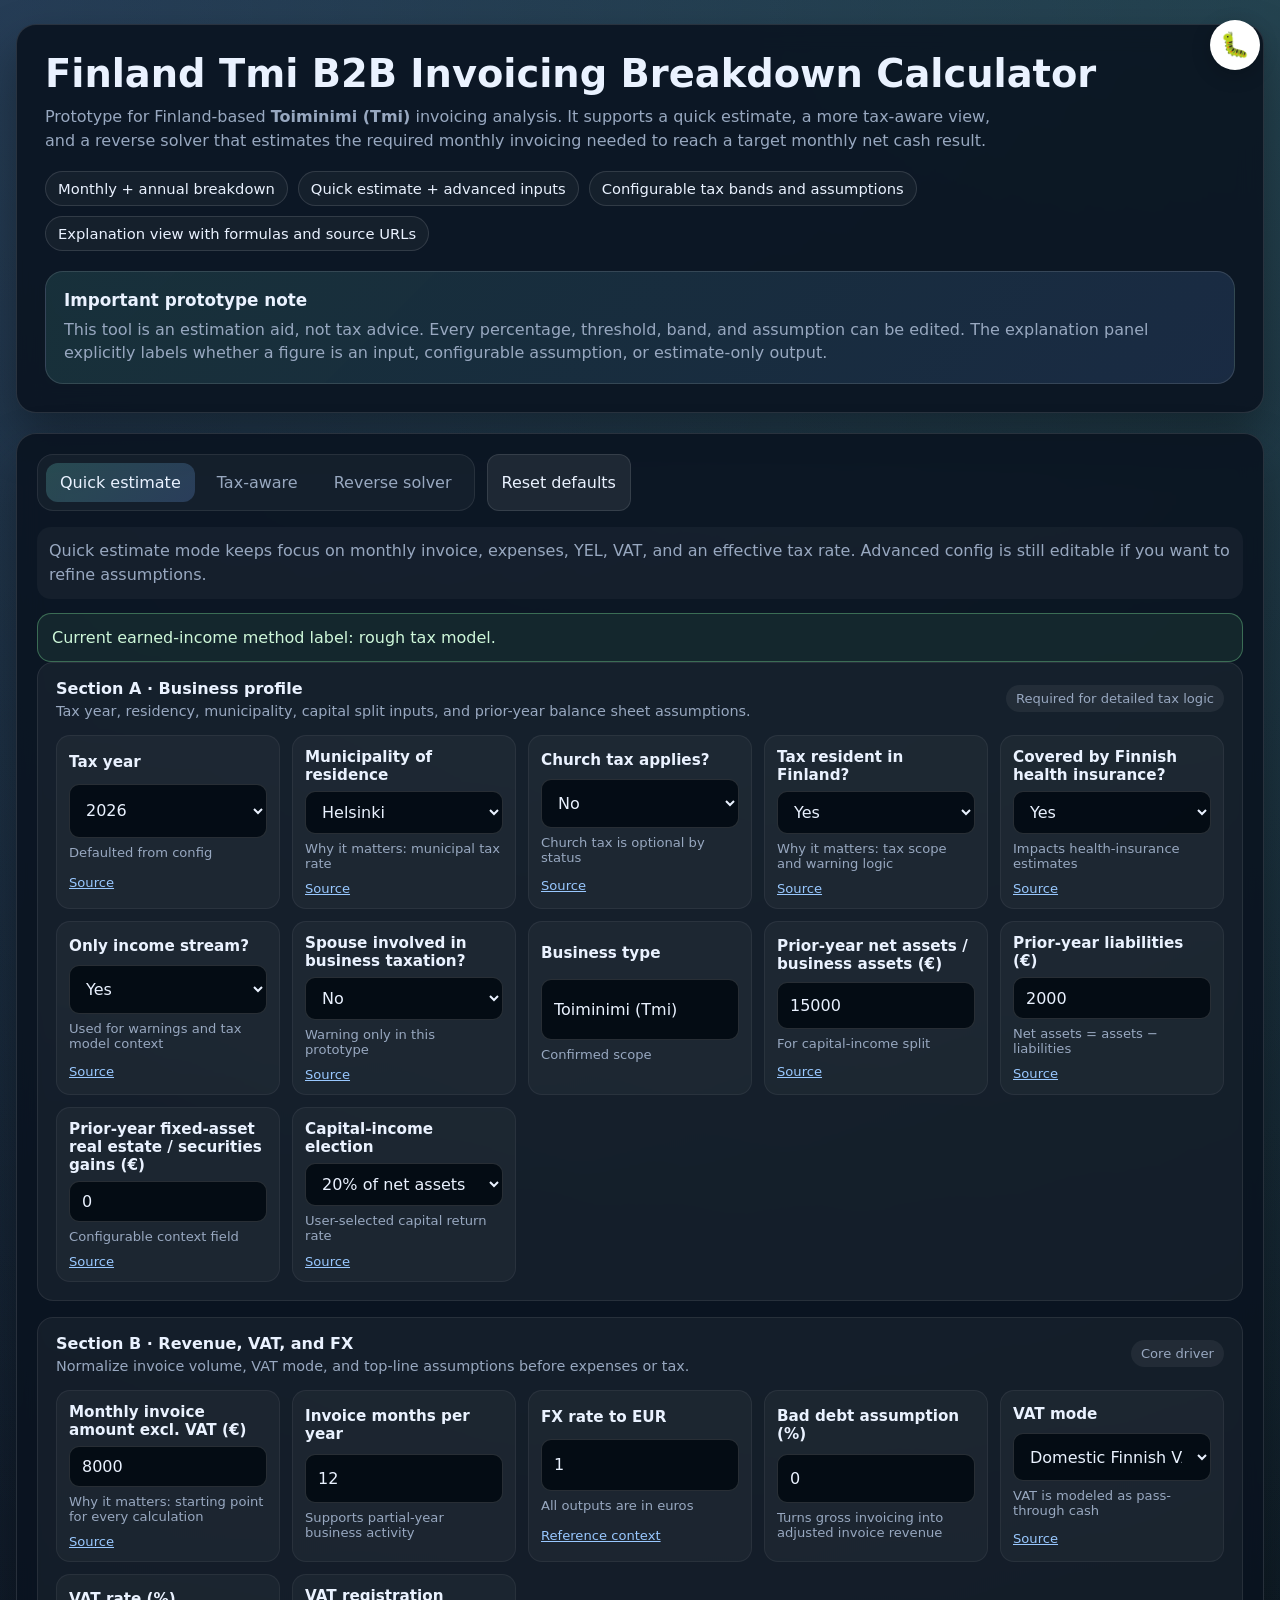
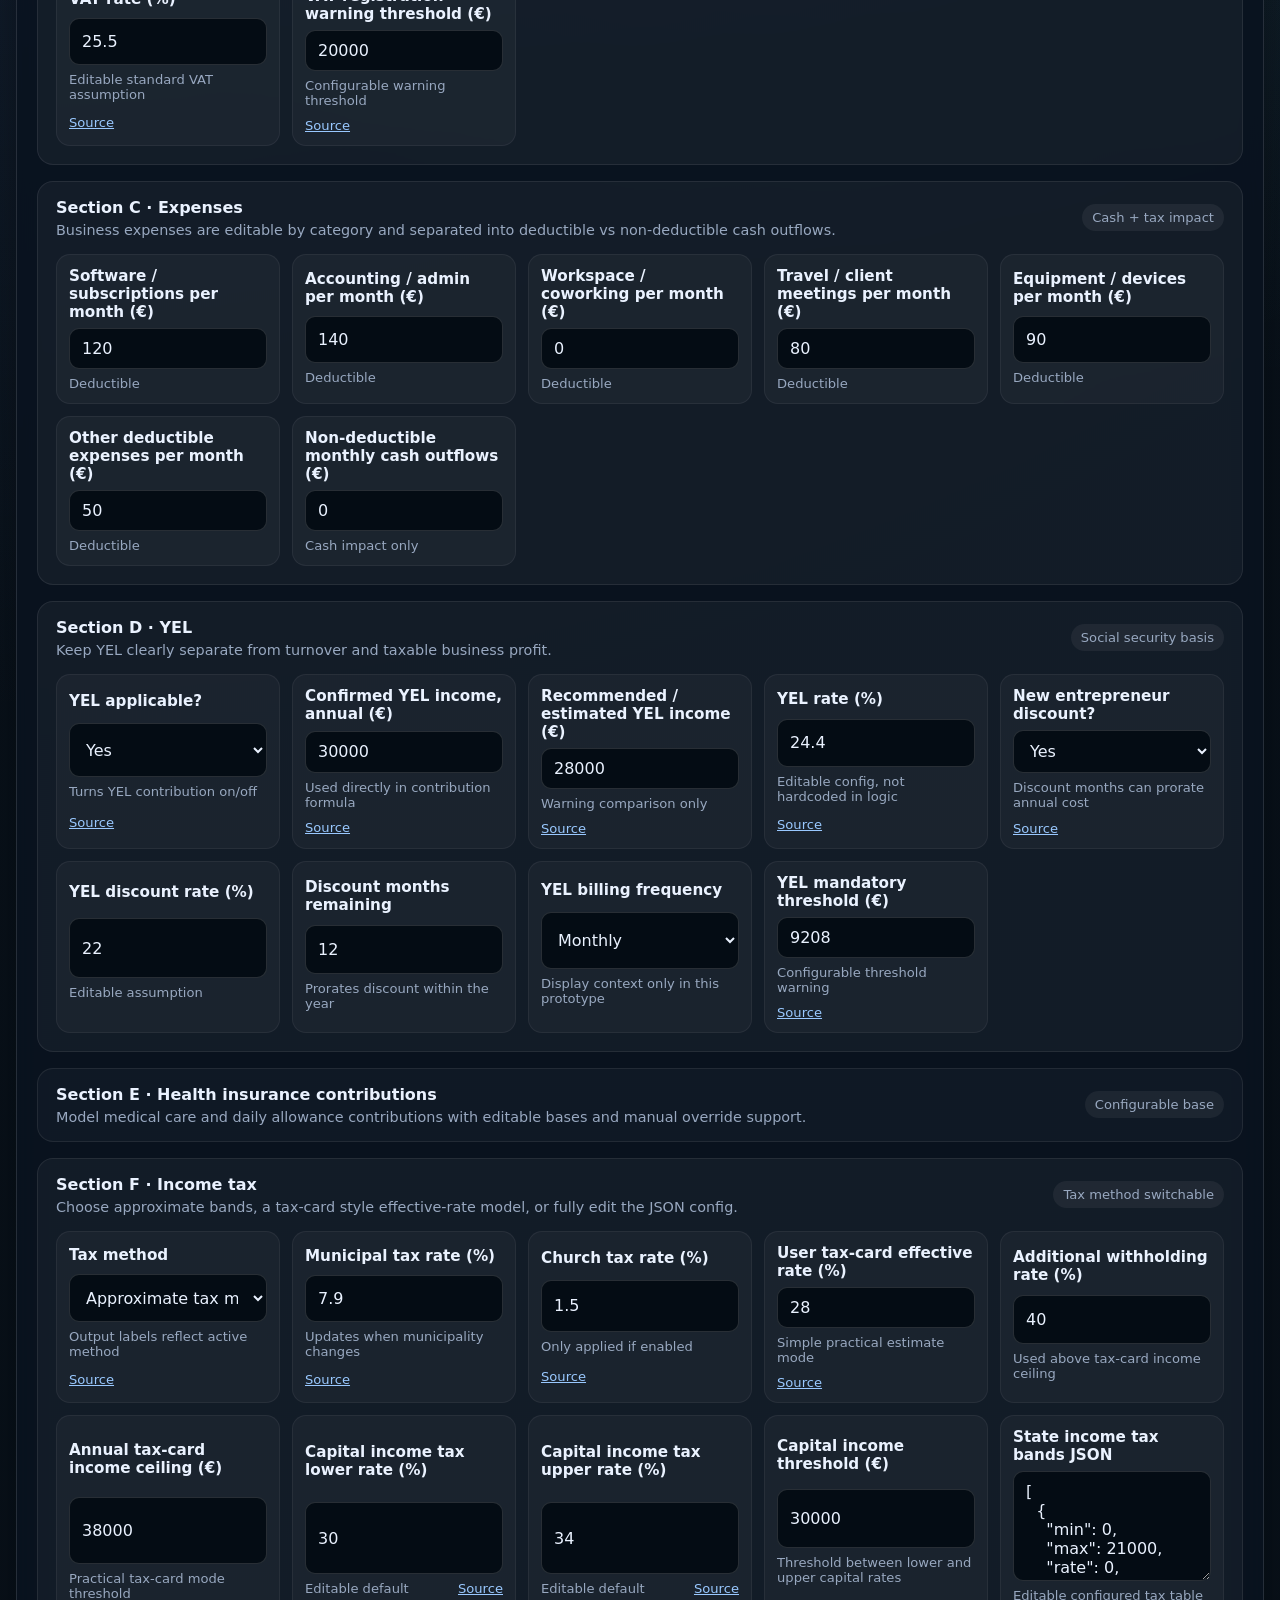
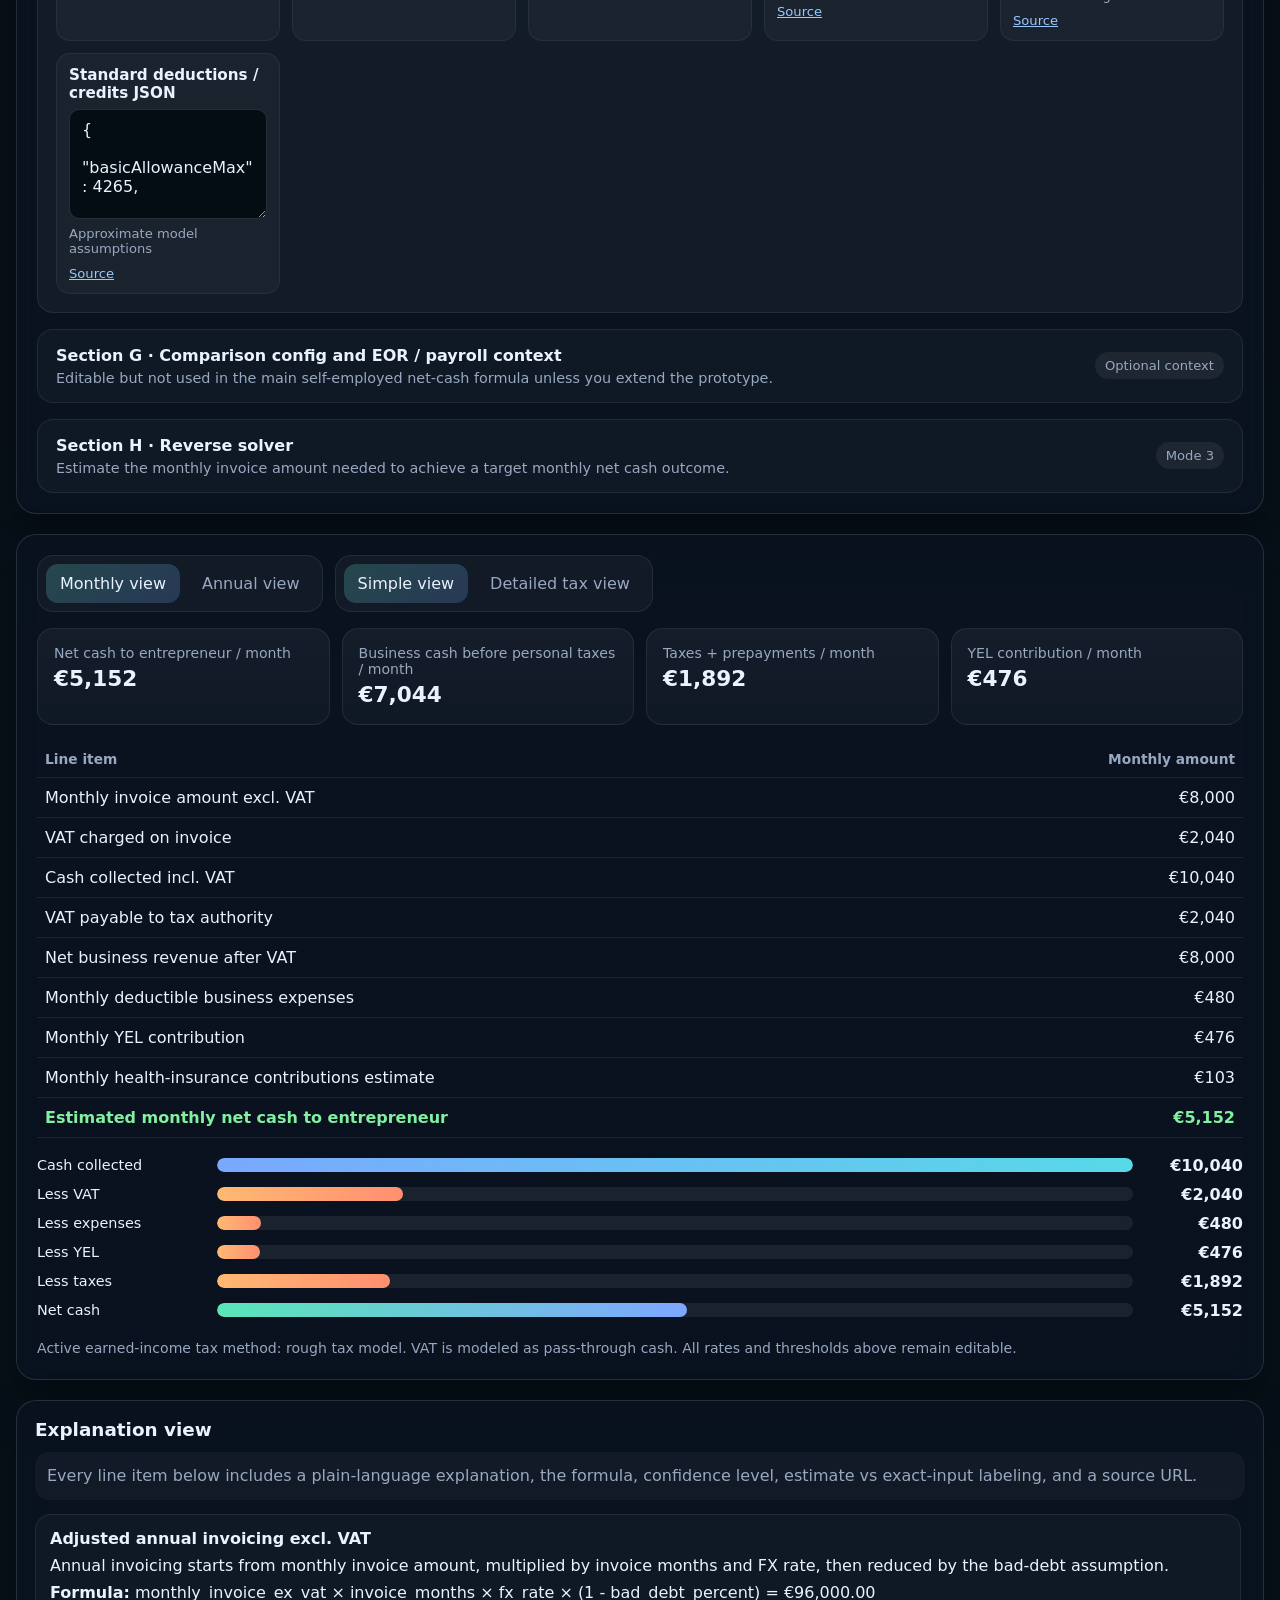
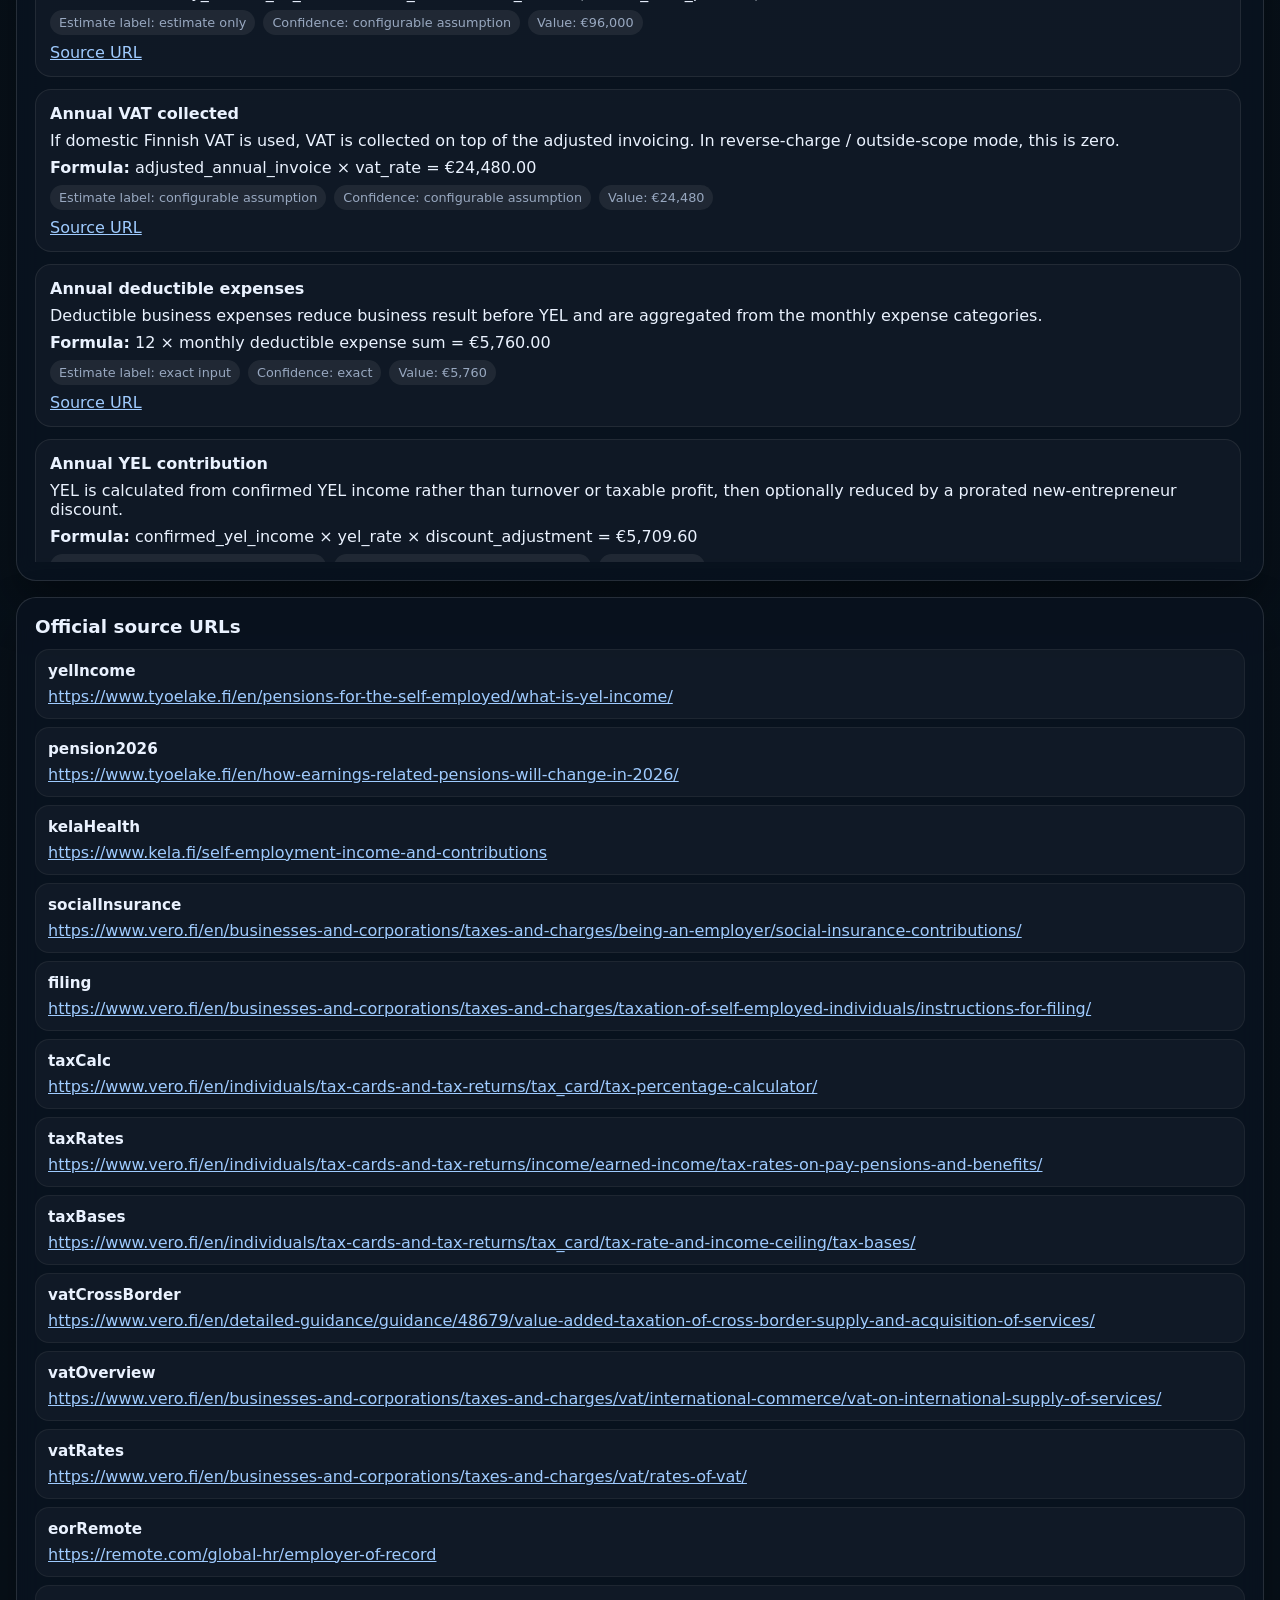
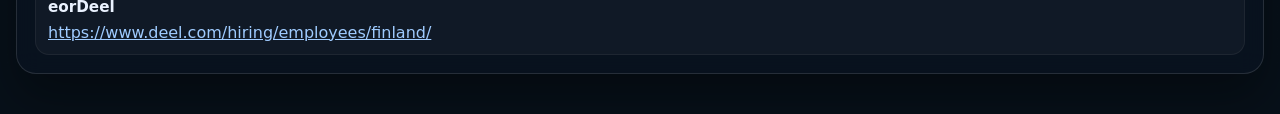
<file: prototypes/tmi-b2b-calculator/index.html>
<!DOCTYPE html>
<html lang="en">
<head>
    <meta charset="UTF-8">
    <meta name="viewport" content="width=device-width, initial-scale=1.0">
    <title>Finland Tmi B2B Invoicing Breakdown Calculator</title>
    <style>
        :root {
            color-scheme: dark;
            --bg: #081018;
            --panel: rgba(10, 19, 31, 0.88);
            --panel-strong: rgba(15, 26, 41, 0.95);
            --border: rgba(255, 255, 255, 0.12);
            --text: #eaf2ff;
            --muted: #98a8c0;
            --accent: #6ee7d8;
            --accent-2: #74a7ff;
            --warn: #ffcf70;
            --danger: #ff8b8b;
            --good: #83f0a1;
            --shadow: 0 24px 48px rgba(0, 0, 0, 0.35);
        }

        * {
            box-sizing: border-box;
        }

        body {
            margin: 0;
            font-family: Inter, system-ui, -apple-system, BlinkMacSystemFont, "Segoe UI", sans-serif;
            color: var(--text);
            background:
                radial-gradient(circle at top left, rgba(116, 167, 255, 0.22), transparent 35%),
                radial-gradient(circle at top right, rgba(110, 231, 216, 0.18), transparent 30%),
                linear-gradient(180deg, #09111a 0%, #071019 100%);
            min-height: 100vh;
        }

        a {
            color: #9fcbff;
        }

        .page {
            width: min(1600px, calc(100vw - 32px));
            margin: 24px auto 40px;
        }

        .hero,
        .panel,
        .sidebar-card {
            background: var(--panel);
            border: 1px solid var(--border);
            border-radius: 20px;
            box-shadow: var(--shadow);
            backdrop-filter: blur(12px);
        }

        .hero {
            padding: 28px;
            margin-bottom: 20px;
        }

        .hero h1 {
            margin: 0 0 10px;
            font-size: clamp(1.8rem, 3vw, 3rem);
            line-height: 1.1;
        }

        .hero p {
            margin: 0;
            color: var(--muted);
            max-width: 960px;
            line-height: 1.5;
        }

        .hero-grid {
            display: grid;
            grid-template-columns: 2fr 1fr;
            gap: 20px;
            align-items: start;
        }

        .hero-badges {
            display: flex;
            flex-wrap: wrap;
            gap: 10px;
            margin-top: 18px;
        }

        .badge {
            padding: 8px 12px;
            border-radius: 999px;
            border: 1px solid rgba(255, 255, 255, 0.12);
            background: rgba(255, 255, 255, 0.04);
            color: var(--text);
            font-size: 0.92rem;
        }

        .highlight-card {
            padding: 18px;
            border-radius: 18px;
            background: linear-gradient(135deg, rgba(110, 231, 216, 0.12), rgba(116, 167, 255, 0.14));
            border: 1px solid rgba(255, 255, 255, 0.12);
        }

        .highlight-card strong {
            display: block;
            font-size: 1.05rem;
            margin-bottom: 8px;
        }

        .app-grid {
            display: grid;
            grid-template-columns: minmax(460px, 1.15fr) minmax(380px, 1fr) 360px;
            gap: 20px;
            align-items: start;
        }

        .panel {
            padding: 20px;
        }

        .panel h2,
        .sidebar-card h2 {
            margin: 0 0 12px;
            font-size: 1.15rem;
        }

        .top-controls {
            display: flex;
            flex-wrap: wrap;
            gap: 12px;
            margin-bottom: 16px;
        }

        .segmented {
            display: inline-flex;
            flex-wrap: wrap;
            gap: 8px;
            padding: 8px;
            background: rgba(255, 255, 255, 0.04);
            border-radius: 16px;
            border: 1px solid rgba(255, 255, 255, 0.08);
        }

        .segmented button,
        .ghost-btn,
        .primary-btn,
        .secondary-btn {
            appearance: none;
            border: none;
            cursor: pointer;
            font: inherit;
            color: inherit;
        }

        .segmented button {
            padding: 10px 14px;
            border-radius: 12px;
            background: transparent;
            color: var(--muted);
            transition: 140ms ease;
        }

        .segmented button.active {
            background: linear-gradient(135deg, rgba(110, 231, 216, 0.22), rgba(116, 167, 255, 0.22));
            color: var(--text);
        }

        .primary-btn,
        .secondary-btn,
        .ghost-btn {
            padding: 10px 14px;
            border-radius: 12px;
        }

        .primary-btn {
            background: linear-gradient(135deg, #4ddbc7, #6f9cff);
            color: #071019;
            font-weight: 700;
        }

        .secondary-btn {
            background: rgba(255, 255, 255, 0.08);
            border: 1px solid rgba(255, 255, 255, 0.1);
        }

        .ghost-btn {
            background: transparent;
            border: 1px dashed rgba(255, 255, 255, 0.18);
            color: var(--muted);
        }

        .sections {
            display: grid;
            gap: 16px;
        }

        details.section {
            border: 1px solid rgba(255, 255, 255, 0.08);
            border-radius: 16px;
            background: rgba(255, 255, 255, 0.03);
            overflow: hidden;
        }

        details.section[open] {
            background: rgba(255, 255, 255, 0.045);
        }

        details.section summary {
            list-style: none;
            cursor: pointer;
            padding: 16px 18px;
            display: flex;
            justify-content: space-between;
            align-items: center;
            gap: 16px;
        }

        details.section summary::-webkit-details-marker {
            display: none;
        }

        .summary-title {
            display: flex;
            flex-direction: column;
            gap: 5px;
        }

        .summary-title strong {
            font-size: 1rem;
        }

        .summary-title span {
            color: var(--muted);
            font-size: 0.9rem;
        }

        .section-body {
            padding: 0 18px 18px;
            display: grid;
            gap: 14px;
        }

        .field-grid {
            display: grid;
            grid-template-columns: repeat(auto-fit, minmax(210px, 1fr));
            gap: 12px;
        }

        .field {
            display: grid;
            gap: 7px;
            padding: 12px;
            border-radius: 14px;
            background: rgba(255, 255, 255, 0.035);
            border: 1px solid rgba(255, 255, 255, 0.06);
        }

        .field label {
            font-weight: 600;
            font-size: 0.95rem;
            display: flex;
            align-items: center;
            gap: 8px;
        }

        .field small,
        .note,
        .muted {
            color: var(--muted);
            line-height: 1.45;
        }

        input,
        select,
        textarea {
            width: 100%;
            border-radius: 10px;
            border: 1px solid rgba(255, 255, 255, 0.14);
            background: rgba(3, 10, 18, 0.9);
            color: var(--text);
            font: inherit;
            padding: 10px 12px;
        }

        textarea {
            min-height: 110px;
            resize: vertical;
        }

        .field-meta {
            display: flex;
            justify-content: space-between;
            gap: 10px;
            font-size: 0.82rem;
            color: var(--muted);
            flex-wrap: wrap;
        }

        .field-meta a {
            color: #99c8ff;
        }

        .pill-row {
            display: flex;
            flex-wrap: wrap;
            gap: 8px;
        }

        .pill {
            padding: 6px 10px;
            border-radius: 999px;
            background: rgba(255, 255, 255, 0.06);
            font-size: 0.82rem;
            color: var(--muted);
        }

        .warnings {
            display: grid;
            gap: 10px;
            margin-top: 10px;
        }

        .warning,
        .info,
        .success {
            padding: 12px 14px;
            border-radius: 14px;
            border: 1px solid;
            line-height: 1.45;
        }

        .warning {
            border-color: rgba(255, 207, 112, 0.35);
            background: rgba(255, 207, 112, 0.08);
            color: #ffe8b4;
        }

        .info {
            border-color: rgba(116, 167, 255, 0.35);
            background: rgba(116, 167, 255, 0.08);
            color: #cfe0ff;
        }

        .success {
            border-color: rgba(131, 240, 161, 0.35);
            background: rgba(131, 240, 161, 0.08);
            color: #cef7d9;
        }

        .kpi-grid {
            display: grid;
            grid-template-columns: repeat(auto-fit, minmax(170px, 1fr));
            gap: 12px;
            margin-bottom: 16px;
        }

        .kpi-card {
            padding: 16px;
            border-radius: 16px;
            background: linear-gradient(180deg, rgba(255, 255, 255, 0.05), rgba(255, 255, 255, 0.03));
            border: 1px solid rgba(255, 255, 255, 0.08);
        }

        .kpi-card span {
            display: block;
            color: var(--muted);
            font-size: 0.88rem;
            margin-bottom: 6px;
        }

        .kpi-card strong {
            font-size: 1.35rem;
            line-height: 1.15;
        }

        .summary-table {
            width: 100%;
            border-collapse: collapse;
            margin-top: 12px;
        }

        .summary-table th,
        .summary-table td {
            padding: 10px 8px;
            border-bottom: 1px solid rgba(255, 255, 255, 0.08);
            text-align: left;
            vertical-align: top;
        }

        .summary-table th {
            color: var(--muted);
            font-size: 0.86rem;
            font-weight: 600;
        }

        .summary-table td:last-child,
        .summary-table th:last-child {
            text-align: right;
        }

        .summary-table tr.net-row td {
            font-weight: 800;
            color: var(--good);
        }

        .waterfall {
            display: grid;
            gap: 10px;
            margin-top: 18px;
        }

        .waterfall-row {
            display: grid;
            grid-template-columns: 170px 1fr 100px;
            gap: 10px;
            align-items: center;
        }

        .waterfall-label {
            font-size: 0.9rem;
        }

        .waterfall-track {
            height: 14px;
            border-radius: 999px;
            background: rgba(255, 255, 255, 0.07);
            overflow: hidden;
            position: relative;
        }

        .waterfall-fill {
            height: 100%;
            border-radius: inherit;
        }

        .waterfall-value {
            text-align: right;
            font-weight: 700;
            font-variant-numeric: tabular-nums;
        }

        .explanation-list {
            display: grid;
            gap: 12px;
            max-height: 72vh;
            overflow: auto;
            padding-right: 4px;
        }

        .explanation-item {
            border-radius: 16px;
            border: 1px solid rgba(255, 255, 255, 0.08);
            background: rgba(255, 255, 255, 0.03);
            padding: 14px;
            display: grid;
            gap: 8px;
        }

        .explanation-item h3 {
            margin: 0;
            font-size: 1rem;
        }

        .explanation-meta {
            display: flex;
            flex-wrap: wrap;
            gap: 8px;
        }

        .explanation-meta span {
            font-size: 0.8rem;
            padding: 5px 9px;
            border-radius: 999px;
            background: rgba(255, 255, 255, 0.07);
            color: var(--muted);
        }

        .source-list {
            display: grid;
            gap: 8px;
        }

        .sidebar-card {
            padding: 18px;
            position: sticky;
            top: 18px;
        }

        .sidebar-card + .sidebar-card {
            margin-top: 16px;
        }

        .mode-note {
            padding: 12px;
            border-radius: 14px;
            background: rgba(255, 255, 255, 0.04);
            color: var(--muted);
            line-height: 1.5;
            margin-bottom: 14px;
        }

        .hidden {
            display: none !important;
        }

        .footer-note {
            margin-top: 18px;
            color: var(--muted);
            font-size: 0.88rem;
            line-height: 1.5;
        }

        @media (max-width: 1280px) {
            .app-grid {
                grid-template-columns: 1fr;
            }

            .sidebar-card {
                position: static;
            }

            .hero-grid {
                grid-template-columns: 1fr;
            }
        }

        @media (max-width: 760px) {
            .page {
                width: min(100vw - 20px, 100%);
                margin: 10px auto 24px;
            }

            .hero,
            .panel,
            .sidebar-card {
                padding: 16px;
                border-radius: 18px;
            }

            .waterfall-row {
                grid-template-columns: 1fr;
            }
        }

    </style>
</head>
<body>
    <script src="../../debug-widget.js" data-name="Finland TMI B2B Calculator" data-version="1"></script>
    <div class="page">
        <section class="hero">
            <div class="hero-grid">
                <div>
                    <h1>Finland Tmi B2B Invoicing Breakdown Calculator</h1>
                    <p>
                        Prototype for Finland-based <strong>Toiminimi (Tmi)</strong> invoicing analysis. It supports a quick estimate,
                        a more tax-aware view, and a reverse solver that estimates the required monthly invoicing needed to reach a
                        target monthly net cash result.
                    </p>
                    <div class="hero-badges">
                        <span class="badge">Monthly + annual breakdown</span>
                        <span class="badge">Quick estimate + advanced inputs</span>
                        <span class="badge">Configurable tax bands and assumptions</span>
                        <span class="badge">Explanation view with formulas and source URLs</span>
                    </div>
                </div>
                <div class="highlight-card">
                    <strong>Important prototype note</strong>
                    <div class="muted">
                        This tool is an estimation aid, not tax advice. Every percentage, threshold, band, and assumption can be edited.
                        The explanation panel explicitly labels whether a figure is an input, configurable assumption, or estimate-only output.
                    </div>
                </div>
            </div>
        </section>

        <div class="app-grid">
            <section class="panel">
                <div class="top-controls">
                    <div class="segmented" id="mode-toggle" aria-label="Calculation mode">
                        <button class="active" data-mode="quick" type="button">Quick estimate</button>
                        <button data-mode="taxAware" type="button">Tax-aware</button>
                        <button data-mode="reverse" type="button">Reverse solver</button>
                    </div>
                    <button class="secondary-btn" id="reset-defaults" type="button">Reset defaults</button>
                </div>

                <div class="mode-note" id="mode-note"></div>
                <div class="warnings" id="warnings"></div>

                <div class="sections">
                    <details class="section" open>
                        <summary>
                            <div class="summary-title">
                                <strong>Section A · Business profile</strong>
                                <span>Tax year, residency, municipality, capital split inputs, and prior-year balance sheet assumptions.</span>
                            </div>
                            <span class="pill">Required for detailed tax logic</span>
                        </summary>
                        <div class="section-body">
                            <div class="field-grid">
                                <div class="field"><label for="taxYear">Tax year</label><select id="taxYear"></select><div class="field-meta"><span>Defaulted from config</span><a href="https://www.vero.fi/en/individuals/tax-cards-and-tax-returns/tax_card/tax-rate-and-income-ceiling/tax-bases/" target="_blank" rel="noreferrer">Source</a></div></div>
                                <div class="field"><label for="municipality">Municipality of residence</label><select id="municipality"></select><div class="field-meta"><span>Why it matters: municipal tax rate</span><a href="https://www.vero.fi/en/individuals/tax-cards-and-tax-returns/tax_card/tax-rate-and-income-ceiling/tax-bases/" target="_blank" rel="noreferrer">Source</a></div></div>
                                <div class="field"><label for="churchMember">Church tax applies?</label><select id="churchMember"><option value="false">No</option><option value="true">Yes</option></select><div class="field-meta"><span>Church tax is optional by status</span><a href="https://www.vero.fi/en/individuals/tax-cards-and-tax-returns/tax_card/tax-rate-and-income-ceiling/tax-bases/" target="_blank" rel="noreferrer">Source</a></div></div>
                                <div class="field"><label for="taxResident">Tax resident in Finland?</label><select id="taxResident"><option value="true">Yes</option><option value="false">No</option></select><div class="field-meta"><span>Why it matters: tax scope and warning logic</span><a href="https://www.vero.fi/en/businesses-and-corporations/business-operations/foreign-business-in-finland/your-tax-handbook-in-finland/" target="_blank" rel="noreferrer">Source</a></div></div>
                                <div class="field"><label for="healthCovered">Covered by Finnish health insurance?</label><select id="healthCovered"><option value="true">Yes</option><option value="false">No</option></select><div class="field-meta"><span>Impacts health-insurance estimates</span><a href="https://www.kela.fi/self-employment-income-and-contributions" target="_blank" rel="noreferrer">Source</a></div></div>
                                <div class="field"><label for="onlyIncome">Only income stream?</label><select id="onlyIncome"><option value="true">Yes</option><option value="false">No</option></select><div class="field-meta"><span>Used for warnings and tax model context</span><a href="https://www.vero.fi/en/individuals/tax-cards-and-tax-returns/tax_card/tax-percentage-calculator/" target="_blank" rel="noreferrer">Source</a></div></div>
                                <div class="field"><label for="spouseInvolved">Spouse involved in business taxation?</label><select id="spouseInvolved"><option value="false">No</option><option value="true">Yes</option></select><div class="field-meta"><span>Warning only in this prototype</span><a href="https://www.vero.fi/en/businesses-and-corporations/taxes-and-charges/taxation-of-self-employed-individuals/instructions-for-filing/" target="_blank" rel="noreferrer">Source</a></div></div>
                                <div class="field"><label for="businessType">Business type</label><input id="businessType" value="Toiminimi (Tmi)" readonly><div class="field-meta"><span>Confirmed scope</span></div></div>
                                <div class="field"><label for="priorYearAssets">Prior-year net assets / business assets (€)</label><input id="priorYearAssets" type="number" min="0" step="100" value="15000"><div class="field-meta"><span>For capital-income split</span><a href="https://www.vero.fi/en/businesses-and-corporations/taxes-and-charges/taxation-of-self-employed-individuals/instructions-for-filing/" target="_blank" rel="noreferrer">Source</a></div></div>
                                <div class="field"><label for="priorYearLiabilities">Prior-year liabilities (€)</label><input id="priorYearLiabilities" type="number" min="0" step="100" value="2000"><div class="field-meta"><span>Net assets = assets − liabilities</span><a href="https://www.vero.fi/en/businesses-and-corporations/taxes-and-charges/taxation-of-self-employed-individuals/instructions-for-filing/" target="_blank" rel="noreferrer">Source</a></div></div>
                                <div class="field"><label for="priorYearCapitalGains">Prior-year fixed-asset real estate / securities gains (€)</label><input id="priorYearCapitalGains" type="number" min="0" step="100" value="0"><div class="field-meta"><span>Configurable context field</span><a href="https://www.vero.fi/en/businesses-and-corporations/taxes-and-charges/taxation-of-self-employed-individuals/instructions-for-filing/" target="_blank" rel="noreferrer">Source</a></div></div>
                                <div class="field"><label for="capitalElection">Capital-income election</label><select id="capitalElection"><option value="0.2">20% of net assets</option><option value="0.1">10% of net assets</option><option value="0">0% (all earned income)</option></select><div class="field-meta"><span>User-selected capital return rate</span><a href="https://www.vero.fi/en/businesses-and-corporations/taxes-and-charges/taxation-of-self-employed-individuals/instructions-for-filing/" target="_blank" rel="noreferrer">Source</a></div></div>
                            </div>
                        </div>
                    </details>

                    <details class="section" open>
                        <summary>
                            <div class="summary-title">
                                <strong>Section B · Revenue, VAT, and FX</strong>
                                <span>Normalize invoice volume, VAT mode, and top-line assumptions before expenses or tax.</span>
                            </div>
                            <span class="pill">Core driver</span>
                        </summary>
                        <div class="section-body">
                            <div class="field-grid">
                                <div class="field"><label for="monthlyInvoice">Monthly invoice amount excl. VAT (€)</label><input id="monthlyInvoice" type="number" min="0" step="100" value="8000"><div class="field-meta"><span>Why it matters: starting point for every calculation</span><a href="https://www.vero.fi/en/businesses-and-corporations/taxes-and-charges/vat/how-to-calculate-vat/" target="_blank" rel="noreferrer">Source</a></div></div>
                                <div class="field"><label for="invoiceMonths">Invoice months per year</label><input id="invoiceMonths" type="number" min="1" max="12" step="1" value="12"><div class="field-meta"><span>Supports partial-year business activity</span></div></div>
                                <div class="field"><label for="fxRate">FX rate to EUR</label><input id="fxRate" type="number" min="0.0001" step="0.0001" value="1"><div class="field-meta"><span>All outputs are in euros</span><a href="https://remote.com/global-hr/employer-of-record" target="_blank" rel="noreferrer">Reference context</a></div></div>
                                <div class="field"><label for="badDebtPercent">Bad debt assumption (%)</label><input id="badDebtPercent" type="number" min="0" max="100" step="0.1" value="0"><div class="field-meta"><span>Turns gross invoicing into adjusted invoice revenue</span></div></div>
                                <div class="field"><label for="vatMode">VAT mode</label><select id="vatMode"><option value="domestic">Domestic Finnish VAT</option><option value="reverse">Reverse charge / outside Finnish VAT scope</option></select><div class="field-meta"><span>VAT is modeled as pass-through cash</span><a href="https://www.vero.fi/en/detailed-guidance/guidance/48679/value-added-taxation-of-cross-border-supply-and-acquisition-of-services/" target="_blank" rel="noreferrer">Source</a></div></div>
                                <div class="field"><label for="vatRate">VAT rate (%)</label><input id="vatRate" type="number" min="0" max="100" step="0.1" value="25.5"><div class="field-meta"><span>Editable standard VAT assumption</span><a href="https://www.vero.fi/en/businesses-and-corporations/taxes-and-charges/vat/rates-of-vat/" target="_blank" rel="noreferrer">Source</a></div></div>
                                <div class="field"><label for="vatRegistrationThreshold">VAT registration warning threshold (€)</label><input id="vatRegistrationThreshold" type="number" min="0" step="100" value="20000"><div class="field-meta"><span>Configurable warning threshold</span><a href="https://www.vero.fi/en/About-us/newsroom/changes-in-taxation/vat-rules-for-small-business-will-change--vat-relief-to-be-abolished-new-exemption-extends-to-all-eu-countries/" target="_blank" rel="noreferrer">Source</a></div></div>
                            </div>
                        </div>
                    </details>

                    <details class="section" open>
                        <summary>
                            <div class="summary-title">
                                <strong>Section C · Expenses</strong>
                                <span>Business expenses are editable by category and separated into deductible vs non-deductible cash outflows.</span>
                            </div>
                            <span class="pill">Cash + tax impact</span>
                        </summary>
                        <div class="section-body">
                            <div class="field-grid">
                                <div class="field"><label for="expenseSoftware">Software / subscriptions per month (€)</label><input id="expenseSoftware" type="number" min="0" step="10" value="120"><div class="field-meta"><span>Deductible</span></div></div>
                                <div class="field"><label for="expenseAccounting">Accounting / admin per month (€)</label><input id="expenseAccounting" type="number" min="0" step="10" value="140"><div class="field-meta"><span>Deductible</span></div></div>
                                <div class="field"><label for="expenseWorkspace">Workspace / coworking per month (€)</label><input id="expenseWorkspace" type="number" min="0" step="10" value="0"><div class="field-meta"><span>Deductible</span></div></div>
                                <div class="field"><label for="expenseTravel">Travel / client meetings per month (€)</label><input id="expenseTravel" type="number" min="0" step="10" value="80"><div class="field-meta"><span>Deductible</span></div></div>
                                <div class="field"><label for="expenseEquipment">Equipment / devices per month (€)</label><input id="expenseEquipment" type="number" min="0" step="10" value="90"><div class="field-meta"><span>Deductible</span></div></div>
                                <div class="field"><label for="expenseOtherDeductible">Other deductible expenses per month (€)</label><input id="expenseOtherDeductible" type="number" min="0" step="10" value="50"><div class="field-meta"><span>Deductible</span></div></div>
                                <div class="field"><label for="expenseNonDeductible">Non-deductible monthly cash outflows (€)</label><input id="expenseNonDeductible" type="number" min="0" step="10" value="0"><div class="field-meta"><span>Cash impact only</span></div></div>
                            </div>
                        </div>
                    </details>

                    <details class="section" open>
                        <summary>
                            <div class="summary-title">
                                <strong>Section D · YEL</strong>
                                <span>Keep YEL clearly separate from turnover and taxable business profit.</span>
                            </div>
                            <span class="pill">Social security basis</span>
                        </summary>
                        <div class="section-body">
                            <div class="field-grid">
                                <div class="field"><label for="yelApplicable">YEL applicable?</label><select id="yelApplicable"><option value="true">Yes</option><option value="false">No</option></select><div class="field-meta"><span>Turns YEL contribution on/off</span><a href="https://www.tyoelake.fi/en/pensions-for-the-self-employed/what-is-yel-income/" target="_blank" rel="noreferrer">Source</a></div></div>
                                <div class="field"><label for="confirmedYelIncome">Confirmed YEL income, annual (€)</label><input id="confirmedYelIncome" type="number" min="0" step="100" value="30000"><div class="field-meta"><span>Used directly in contribution formula</span><a href="https://www.tyoelake.fi/en/pensions-for-the-self-employed/what-is-yel-income/" target="_blank" rel="noreferrer">Source</a></div></div>
                                <div class="field"><label for="recommendedYelIncome">Recommended / estimated YEL income (€)</label><input id="recommendedYelIncome" type="number" min="0" step="100" value="28000"><div class="field-meta"><span>Warning comparison only</span><a href="https://www.tyoelake.fi/en/pensions-for-the-self-employed/what-is-yel-income/" target="_blank" rel="noreferrer">Source</a></div></div>
                                <div class="field"><label for="yelRate">YEL rate (%)</label><input id="yelRate" type="number" min="0" max="100" step="0.1" value="24.4"><div class="field-meta"><span>Editable config, not hardcoded in logic</span><a href="https://www.tyoelake.fi/en/how-earnings-related-pensions-will-change-in-2026/" target="_blank" rel="noreferrer">Source</a></div></div>
                                <div class="field"><label for="newEntrepreneurDiscount">New entrepreneur discount?</label><select id="newEntrepreneurDiscount"><option value="true">Yes</option><option value="false">No</option></select><div class="field-meta"><span>Discount months can prorate annual cost</span><a href="https://www.tyoelake.fi/en/pensions-for-the-self-employed/what-is-yel-income/" target="_blank" rel="noreferrer">Source</a></div></div>
                                <div class="field"><label for="yelDiscountRate">YEL discount rate (%)</label><input id="yelDiscountRate" type="number" min="0" max="100" step="0.1" value="22"><div class="field-meta"><span>Editable assumption</span></div></div>
                                <div class="field"><label for="discountMonthsRemaining">Discount months remaining</label><input id="discountMonthsRemaining" type="number" min="0" max="12" step="1" value="12"><div class="field-meta"><span>Prorates discount within the year</span></div></div>
                                <div class="field"><label for="yelBillingFrequency">YEL billing frequency</label><select id="yelBillingFrequency"><option value="monthly">Monthly</option><option value="quarterly">Quarterly</option><option value="annual">Annual</option></select><div class="field-meta"><span>Display context only in this prototype</span></div></div>
                                <div class="field"><label for="yelMandatoryThreshold">YEL mandatory threshold (€)</label><input id="yelMandatoryThreshold" type="number" min="0" step="10" value="9208"><div class="field-meta"><span>Configurable threshold warning</span><a href="https://www.tyoelake.fi/en/pensions-for-the-self-employed/what-is-yel-income/" target="_blank" rel="noreferrer">Source</a></div></div>
                            </div>
                        </div>
                    </details>

                    <details class="section">
                        <summary>
                            <div class="summary-title">
                                <strong>Section E · Health insurance contributions</strong>
                                <span>Model medical care and daily allowance contributions with editable bases and manual override support.</span>
                            </div>
                            <span class="pill">Configurable base</span>
                        </summary>
                        <div class="section-body">
                            <div class="field-grid">
                                <div class="field"><label for="medicalRate">Medical care contribution rate (%)</label><input id="medicalRate" type="number" min="0" max="100" step="0.01" value="1.1"><div class="field-meta"><span>Editable official-style default</span><a href="https://www.vero.fi/en/businesses-and-corporations/taxes-and-charges/being-an-employer/social-insurance-contributions/" target="_blank" rel="noreferrer">Source</a></div></div>
                                <div class="field"><label for="dailyAllowanceRate">Daily allowance contribution rate (%)</label><input id="dailyAllowanceRate" type="number" min="0" max="100" step="0.01" value="1.11"><div class="field-meta"><span>Self-employed default estimate</span><a href="https://www.vero.fi/en/individuals/tax-cards-and-tax-returns/tax_card/tax-rate-and-income-ceiling/tax-bases/" target="_blank" rel="noreferrer">Source</a></div></div>
                                <div class="field"><label for="dailyAllowanceThreshold">Daily allowance threshold (€)</label><input id="dailyAllowanceThreshold" type="number" min="0" step="10" value="17255"><div class="field-meta"><span>Threshold before daily allowance rate applies</span><a href="https://www.vero.fi/en/individuals/tax-cards-and-tax-returns/tax_card/tax-rate-and-income-ceiling/tax-bases/" target="_blank" rel="noreferrer">Source</a></div></div>
                                <div class="field"><label for="healthBaseMode">Contribution base mode</label><select id="healthBaseMode"><option value="hybrid">Default: medical on earned income, daily allowance on YEL</option><option value="yel">Use YEL income for both</option><option value="earned">Use earned-income taxable base for both</option><option value="manual">Manual override</option></select><div class="field-meta"><span>Because exact basis can differ by case</span><a href="https://www.kela.fi/self-employment-income-and-contributions" target="_blank" rel="noreferrer">Source</a></div></div>
                                <div class="field"><label for="manualMedicalBase">Manual medical contribution base (€)</label><input id="manualMedicalBase" type="number" min="0" step="100" value="0"><div class="field-meta"><span>Used only when manual mode is selected</span></div></div>
                                <div class="field"><label for="manualDailyBase">Manual daily allowance base (€)</label><input id="manualDailyBase" type="number" min="0" step="100" value="0"><div class="field-meta"><span>Used only when manual mode is selected</span></div></div>
                                <div class="field"><label for="manualHealthOverride">Manual total health-insurance override (€)</label><input id="manualHealthOverride" type="number" min="0" step="100" value="0"><div class="field-meta"><span>Leave at 0 to use calculated values</span></div></div>
                            </div>
                        </div>
                    </details>

                    <details class="section" open>
                        <summary>
                            <div class="summary-title">
                                <strong>Section F · Income tax</strong>
                                <span>Choose approximate bands, a tax-card style effective-rate model, or fully edit the JSON config.</span>
                            </div>
                            <span class="pill">Tax method switchable</span>
                        </summary>
                        <div class="section-body">
                            <div class="field-grid">
                                <div class="field"><label for="taxMethod">Tax method</label><select id="taxMethod"><option value="approximate">Approximate tax mode</option><option value="taxCard">Tax-card effective-rate mode</option><option value="configured">Configured tax-table mode</option></select><div class="field-meta"><span>Output labels reflect active method</span><a href="https://www.vero.fi/en/individuals/tax-cards-and-tax-returns/tax_card/tax-percentage-calculator/" target="_blank" rel="noreferrer">Source</a></div></div>
                                <div class="field"><label for="municipalTaxRate">Municipal tax rate (%)</label><input id="municipalTaxRate" type="number" min="0" max="100" step="0.01" value="7.9"><div class="field-meta"><span>Updates when municipality changes</span><a href="https://www.vero.fi/en/individuals/tax-cards-and-tax-returns/tax_card/tax-rate-and-income-ceiling/tax-bases/" target="_blank" rel="noreferrer">Source</a></div></div>
                                <div class="field"><label for="churchTaxRate">Church tax rate (%)</label><input id="churchTaxRate" type="number" min="0" max="100" step="0.01" value="1.5"><div class="field-meta"><span>Only applied if enabled</span><a href="https://www.vero.fi/en/individuals/tax-cards-and-tax-returns/tax_card/tax-rate-and-income-ceiling/tax-bases/" target="_blank" rel="noreferrer">Source</a></div></div>
                                <div class="field"><label for="effectiveTaxRate">User tax-card effective rate (%)</label><input id="effectiveTaxRate" type="number" min="0" max="100" step="0.1" value="28"><div class="field-meta"><span>Simple practical estimate mode</span><a href="https://www.vero.fi/en/individuals/tax-cards-and-tax-returns/tax_card/tax-percentage-calculator/" target="_blank" rel="noreferrer">Source</a></div></div>
                                <div class="field"><label for="additionalWithholdingRate">Additional withholding rate (%)</label><input id="additionalWithholdingRate" type="number" min="0" max="100" step="0.1" value="40"><div class="field-meta"><span>Used above tax-card income ceiling</span></div></div>
                                <div class="field"><label for="annualIncomeCeiling">Annual tax-card income ceiling (€)</label><input id="annualIncomeCeiling" type="number" min="0" step="100" value="38000"><div class="field-meta"><span>Practical tax-card mode threshold</span></div></div>
                                <div class="field"><label for="capitalTaxLower">Capital income tax lower rate (%)</label><input id="capitalTaxLower" type="number" min="0" max="100" step="0.1" value="30"><div class="field-meta"><span>Editable default</span><a href="https://www.vero.fi/en/individuals/property/rental_income/miten-veron-m%C3%A4%C3%A4r%C3%A4-lasketaan/" target="_blank" rel="noreferrer">Source</a></div></div>
                                <div class="field"><label for="capitalTaxUpper">Capital income tax upper rate (%)</label><input id="capitalTaxUpper" type="number" min="0" max="100" step="0.1" value="34"><div class="field-meta"><span>Editable default</span><a href="https://www.vero.fi/en/individuals/property/rental_income/miten-veron-m%C3%A4%C3%A4r%C3%A4-lasketaan/" target="_blank" rel="noreferrer">Source</a></div></div>
                                <div class="field"><label for="capitalTaxThreshold">Capital income threshold (€)</label><input id="capitalTaxThreshold" type="number" min="0" step="100" value="30000"><div class="field-meta"><span>Threshold between lower and upper capital rates</span><a href="https://www.vero.fi/en/individuals/property/rental_income/miten-veron-m%C3%A4%C3%A4r%C3%A4-lasketaan/" target="_blank" rel="noreferrer">Source</a></div></div>
                                <div class="field"><label for="stateTaxBands">State income tax bands JSON</label><textarea id="stateTaxBands"></textarea><div class="field-meta"><span>Editable configured tax table</span><a href="https://www.vero.fi/en/individuals/tax-cards-and-tax-returns/income/earned-income/tax-rates-on-pay-pensions-and-benefits/" target="_blank" rel="noreferrer">Source</a></div></div>
                                <div class="field"><label for="deductionConfig">Standard deductions / credits JSON</label><textarea id="deductionConfig"></textarea><div class="field-meta"><span>Approximate model assumptions</span><a href="https://www.vero.fi/en/individuals/deductions/what-can-I-deduct/these-deductions-are-calculated-automatically-by-the-tax-administration/" target="_blank" rel="noreferrer">Source</a></div></div>
                            </div>
                        </div>
                    </details>

                    <details class="section">
                        <summary>
                            <div class="summary-title">
                                <strong>Section G · Comparison config and EOR / payroll context</strong>
                                <span>Editable but not used in the main self-employed net-cash formula unless you extend the prototype.</span>
                            </div>
                            <span class="pill">Optional context</span>
                        </summary>
                        <div class="section-body">
                            <div class="field-grid">
                                <div class="field"><label for="employeeTyel">Employee TyEL (%)</label><input id="employeeTyel" type="number" min="0" max="100" step="0.1" value="7.3"><div class="field-meta"><span>Comparison assumption</span><a href="https://www.tyoelake.fi/en/in-the-future-all-employees-will-pay-the-same-amount-in-pension-contribution-in-2026-it-is-7-3-per-cent-of-their-wage/" target="_blank" rel="noreferrer">Source</a></div></div>
                                <div class="field"><label for="employerTyel">Employer TyEL (%)</label><input id="employerTyel" type="number" min="0" max="100" step="0.1" value="17.0"><div class="field-meta"><span>Comparison assumption</span><a href="https://www.tyoelake.fi/en/how-earnings-related-pensions-will-change-in-2026/" target="_blank" rel="noreferrer">Source</a></div></div>
                                <div class="field"><label for="employeeUnemployment">Employee unemployment insurance (%)</label><input id="employeeUnemployment" type="number" min="0" max="100" step="0.1" value="0.59"><div class="field-meta"><span>Comparison assumption</span><a href="https://www.vero.fi/en/businesses-and-corporations/taxes-and-charges/being-an-employer/social-insurance-contributions/" target="_blank" rel="noreferrer">Source</a></div></div>
                                <div class="field"><label for="employerUnemployment">Employer unemployment insurance (%)</label><input id="employerUnemployment" type="number" min="0" max="100" step="0.1" value="0.2"><div class="field-meta"><span>Comparison assumption</span><a href="https://www.vero.fi/en/businesses-and-corporations/taxes-and-charges/being-an-employer/social-insurance-contributions/" target="_blank" rel="noreferrer">Source</a></div></div>
                                <div class="field"><label for="employerHealthInsurance">Employer health insurance (%)</label><input id="employerHealthInsurance" type="number" min="0" max="100" step="0.1" value="1.91"><div class="field-meta"><span>Comparison assumption</span><a href="https://www.vero.fi/en/businesses-and-corporations/taxes-and-charges/being-an-employer/social-insurance-contributions/" target="_blank" rel="noreferrer">Source</a></div></div>
                                <div class="field"><label for="eorFee">EOR fee assumption (%)</label><input id="eorFee" type="number" min="0" max="100" step="0.1" value="12"><div class="field-meta"><span>Reference benchmark only</span><a href="https://remote.com/global-hr/employer-of-record" target="_blank" rel="noreferrer">Source</a></div></div>
                            </div>
                        </div>
                    </details>

                    <details class="section" id="reverse-section">
                        <summary>
                            <div class="summary-title">
                                <strong>Section H · Reverse solver</strong>
                                <span>Estimate the monthly invoice amount needed to achieve a target monthly net cash outcome.</span>
                            </div>
                            <span class="pill">Mode 3</span>
                        </summary>
                        <div class="section-body">
                            <div class="field-grid">
                                <div class="field"><label for="targetNetMonthly">Target monthly net cash (€)</label><input id="targetNetMonthly" type="number" min="0" step="100" value="5000"><div class="field-meta"><span>Solver target</span></div></div>
                                <div class="field"><label for="solverTolerance">Tolerance (€)</label><input id="solverTolerance" type="number" min="0.1" step="0.1" value="1"><div class="field-meta"><span>How close the solver should get</span></div></div>
                                <div class="field"><label for="solverIterations">Maximum iterations</label><input id="solverIterations" type="number" min="1" max="1000" step="1" value="60"><div class="field-meta"><span>Binary-search style solve loop</span></div></div>
                            </div>
                        </div>
                    </details>
                </div>
            </section>

            <section class="panel">
                <div class="top-controls">
                    <div class="segmented" id="period-toggle" aria-label="Period view">
                        <button class="active" data-period="monthly" type="button">Monthly view</button>
                        <button data-period="annual" type="button">Annual view</button>
                    </div>
                    <div class="segmented" id="detail-toggle" aria-label="Detail level">
                        <button class="active" data-detail="simple" type="button">Simple view</button>
                        <button data-detail="detailed" type="button">Detailed tax view</button>
                    </div>
                </div>

                <div class="kpi-grid" id="kpi-grid"></div>
                <div id="summary-table-wrap"></div>
                <div class="waterfall" id="waterfall"></div>
                <div class="footer-note" id="active-method-note"></div>
            </section>

            <aside>
                <section class="sidebar-card">
                    <h2>Explanation view</h2>
                    <div class="mode-note">
                        Every line item below includes a plain-language explanation, the formula, confidence level, estimate vs exact-input labeling, and a source URL.
                    </div>
                    <div class="explanation-list" id="explanation-list"></div>
                </section>
                <section class="sidebar-card">
                    <h2>Official source URLs</h2>
                    <div class="source-list" id="source-list"></div>
                </section>
            </aside>
        </div>
    </div>

    <script>
        const OFFICIAL_SOURCES = {
            yelIncome: "https://www.tyoelake.fi/en/pensions-for-the-self-employed/what-is-yel-income/",
            pension2026: "https://www.tyoelake.fi/en/how-earnings-related-pensions-will-change-in-2026/",
            kelaHealth: "https://www.kela.fi/self-employment-income-and-contributions",
            socialInsurance: "https://www.vero.fi/en/businesses-and-corporations/taxes-and-charges/being-an-employer/social-insurance-contributions/",
            filing: "https://www.vero.fi/en/businesses-and-corporations/taxes-and-charges/taxation-of-self-employed-individuals/instructions-for-filing/",
            taxCalc: "https://www.vero.fi/en/individuals/tax-cards-and-tax-returns/tax_card/tax-percentage-calculator/",
            taxRates: "https://www.vero.fi/en/individuals/tax-cards-and-tax-returns/income/earned-income/tax-rates-on-pay-pensions-and-benefits/",
            taxBases: "https://www.vero.fi/en/individuals/tax-cards-and-tax-returns/tax_card/tax-rate-and-income-ceiling/tax-bases/",
            vatCrossBorder: "https://www.vero.fi/en/detailed-guidance/guidance/48679/value-added-taxation-of-cross-border-supply-and-acquisition-of-services/",
            vatOverview: "https://www.vero.fi/en/businesses-and-corporations/taxes-and-charges/vat/international-commerce/vat-on-international-supply-of-services/",
            vatRates: "https://www.vero.fi/en/businesses-and-corporations/taxes-and-charges/vat/rates-of-vat/",
            eorRemote: "https://remote.com/global-hr/employer-of-record",
            eorDeel: "https://www.deel.com/hiring/employees/finland/"
        };

        const DEFAULT_CONFIG = {
            taxYear: 2026,
            municipalityRates: {
                Helsinki: 7.9,
                Espoo: 7.6,
                Tampere: 8.1,
                Turku: 7.9,
                Oulu: 8.2,
                Vantaa: 7.8,
                "Jyväskylä": 8.0,
                Lahti: 8.3,
                Kuopio: 8.4,
                "Rovaniemi": 8.6
            },
            churchTaxRates: {
                default: 1.5
            },
            stateTaxBands: [
                { min: 0, max: 21000, rate: 0.00, baseTax: 0 },
                { min: 21000, max: 32000, rate: 0.12, baseTax: 0 },
                { min: 32000, max: 53000, rate: 0.19, baseTax: 1320 },
                { min: 53000, max: 88000, rate: 0.3025, baseTax: 5310 },
                { min: 88000, max: null, rate: 0.34, baseTax: 15897.5 }
            ],
            deductions: {
                basicAllowanceMax: 4265,
                basicAllowanceReductionRate: 0.18,
                basicAllowanceZeroAt: 27959,
                earnedIncomeCreditRate: 0,
                earnedIncomeCreditCap: 0,
                publicBroadcastingTaxRate: 0.025,
                publicBroadcastingThreshold: 15150,
                publicBroadcastingCap: 160
            },
            vatRates: {
                general: 0.255,
                reduced: 0.135,
                zero: 0
            },
            yelRate: 0.244,
            yelMinimumThreshold: 9208,
            yelDiscountRate: 0.22,
            medicalCareContribution: 0.011,
            dailyAllowanceContributionSelfEmployed: 0.0111,
            dailyAllowanceThreshold: 17255,
            capitalTaxLower: 0.30,
            capitalTaxUpper: 0.34,
            capitalTaxThreshold: 30000,
            employeeTyel: 0.073,
            employerTyel: 0.17,
            employeeUnemploymentInsurance: 0.0059,
            employerUnemploymentInsurance: 0.002,
            employerHealthInsurance: 0.0191,
            eorFeeAssumption: 0.12,
            vatRegistrationThreshold: 20000,
            priorYearSelectionEnabled: true,
            currentYearSelectionEnabled: true,
            fxRates: {
                EUR: 1
            }
        };

        const MODE_NOTES = {
            quick: "Quick estimate mode keeps focus on monthly invoice, expenses, YEL, VAT, and an effective tax rate. Advanced config is still editable if you want to refine assumptions.",
            taxAware: "Tax-aware mode uses municipality tax, church tax, capital-income split, tax bands, deductions, and health-insurance assumptions for a more granular Finnish estimate.",
            reverse: "Reverse solver mode iterates on monthly invoicing until estimated monthly net cash is within tolerance of your target."
        };

        const state = {
            mode: "quick",
            period: "monthly",
            detail: "simple"
        };

        const ids = [
            "taxYear", "municipality", "churchMember", "taxResident", "healthCovered", "onlyIncome", "spouseInvolved", "businessType",
            "priorYearAssets", "priorYearLiabilities", "priorYearCapitalGains", "capitalElection",
            "monthlyInvoice", "invoiceMonths", "fxRate", "badDebtPercent", "vatMode", "vatRate", "vatRegistrationThreshold",
            "expenseSoftware", "expenseAccounting", "expenseWorkspace", "expenseTravel", "expenseEquipment", "expenseOtherDeductible", "expenseNonDeductible",
            "yelApplicable", "confirmedYelIncome", "recommendedYelIncome", "yelRate", "newEntrepreneurDiscount", "yelDiscountRate", "discountMonthsRemaining", "yelBillingFrequency", "yelMandatoryThreshold",
            "medicalRate", "dailyAllowanceRate", "dailyAllowanceThreshold", "healthBaseMode", "manualMedicalBase", "manualDailyBase", "manualHealthOverride",
            "taxMethod", "municipalTaxRate", "churchTaxRate", "effectiveTaxRate", "additionalWithholdingRate", "annualIncomeCeiling", "capitalTaxLower", "capitalTaxUpper", "capitalTaxThreshold", "stateTaxBands", "deductionConfig",
            "employeeTyel", "employerTyel", "employeeUnemployment", "employerUnemployment", "employerHealthInsurance", "eorFee",
            "targetNetMonthly", "solverTolerance", "solverIterations"
        ];

        const inputEls = Object.fromEntries(ids.map((id) => [id, document.getElementById(id)]));
        const warningsEl = document.getElementById("warnings");
        const kpiGridEl = document.getElementById("kpi-grid");
        const summaryTableWrapEl = document.getElementById("summary-table-wrap");
        const waterfallEl = document.getElementById("waterfall");
        const explanationListEl = document.getElementById("explanation-list");
        const sourceListEl = document.getElementById("source-list");
        const modeNoteEl = document.getElementById("mode-note");
        const activeMethodNoteEl = document.getElementById("active-method-note");

        function euro(value) {
            return new Intl.NumberFormat("en-FI", { style: "currency", currency: "EUR", maximumFractionDigits: 0 }).format(value || 0);
        }

        function euroPrecise(value) {
            return new Intl.NumberFormat("en-FI", { style: "currency", currency: "EUR", minimumFractionDigits: 2, maximumFractionDigits: 2 }).format(value || 0);
        }

        function percentToDecimal(value) {
            return Number(value || 0) / 100;
        }

        function safeNumber(value) {
            const parsed = Number(value);
            return Number.isFinite(parsed) ? parsed : 0;
        }

        function boolValue(value) {
            return value === true || value === "true";
        }

        function parseJson(text, fallback) {
            try {
                return JSON.parse(text);
            } catch (error) {
                return fallback;
            }
        }

        function populateSelectors() {
            inputEls.taxYear.innerHTML = [2025, 2026].map((year) => `<option value="${year}">${year}</option>`).join("");
            inputEls.municipality.innerHTML = Object.keys(DEFAULT_CONFIG.municipalityRates)
                .map((name) => `<option value="${name}">${name}</option>`)
                .join("");
            inputEls.taxYear.value = String(DEFAULT_CONFIG.taxYear);
            inputEls.municipality.value = "Helsinki";
            syncMunicipalityRate();
        }

        function loadDefaults() {
            populateSelectors();
            inputEls.stateTaxBands.value = JSON.stringify(DEFAULT_CONFIG.stateTaxBands, null, 2);
            inputEls.deductionConfig.value = JSON.stringify(DEFAULT_CONFIG.deductions, null, 2);
            inputEls.taxYear.value = String(DEFAULT_CONFIG.taxYear);
            inputEls.municipalTaxRate.value = String(DEFAULT_CONFIG.municipalityRates.Helsinki);
            inputEls.churchTaxRate.value = String(DEFAULT_CONFIG.churchTaxRates.default);
            inputEls.vatRate.value = String(DEFAULT_CONFIG.vatRates.general * 100);
            inputEls.yelRate.value = String(DEFAULT_CONFIG.yelRate * 100);
            inputEls.yelMandatoryThreshold.value = String(DEFAULT_CONFIG.yelMinimumThreshold);
            inputEls.yelDiscountRate.value = String(DEFAULT_CONFIG.yelDiscountRate * 100);
            inputEls.medicalRate.value = String(DEFAULT_CONFIG.medicalCareContribution * 100);
            inputEls.dailyAllowanceRate.value = String(DEFAULT_CONFIG.dailyAllowanceContributionSelfEmployed * 100);
            inputEls.dailyAllowanceThreshold.value = String(DEFAULT_CONFIG.dailyAllowanceThreshold);
            inputEls.capitalTaxLower.value = String(DEFAULT_CONFIG.capitalTaxLower * 100);
            inputEls.capitalTaxUpper.value = String(DEFAULT_CONFIG.capitalTaxUpper * 100);
            inputEls.capitalTaxThreshold.value = String(DEFAULT_CONFIG.capitalTaxThreshold);
            inputEls.employeeTyel.value = String(DEFAULT_CONFIG.employeeTyel * 100);
            inputEls.employerTyel.value = String(DEFAULT_CONFIG.employerTyel * 100);
            inputEls.employeeUnemployment.value = String(DEFAULT_CONFIG.employeeUnemploymentInsurance * 100);
            inputEls.employerUnemployment.value = String(DEFAULT_CONFIG.employerUnemploymentInsurance * 100);
            inputEls.employerHealthInsurance.value = String(DEFAULT_CONFIG.employerHealthInsurance * 100);
            inputEls.eorFee.value = String(DEFAULT_CONFIG.eorFeeAssumption * 100);
            inputEls.vatRegistrationThreshold.value = String(DEFAULT_CONFIG.vatRegistrationThreshold);
        }

        function syncMunicipalityRate() {
            const municipality = inputEls.municipality.value;
            const rate = DEFAULT_CONFIG.municipalityRates[municipality] ?? DEFAULT_CONFIG.municipalityRates.Helsinki;
            inputEls.municipalTaxRate.value = String(rate);
        }

        function readInputs(overrides = {}) {
            return {
                taxYear: safeNumber(inputEls.taxYear.value),
                municipality: inputEls.municipality.value,
                churchMember: boolValue(inputEls.churchMember.value),
                taxResident: boolValue(inputEls.taxResident.value),
                healthCovered: boolValue(inputEls.healthCovered.value),
                onlyIncome: boolValue(inputEls.onlyIncome.value),
                spouseInvolved: boolValue(inputEls.spouseInvolved.value),
                priorYearAssets: safeNumber(inputEls.priorYearAssets.value),
                priorYearLiabilities: safeNumber(inputEls.priorYearLiabilities.value),
                priorYearCapitalGains: safeNumber(inputEls.priorYearCapitalGains.value),
                capitalElection: safeNumber(inputEls.capitalElection.value),
                monthlyInvoice: safeNumber(inputEls.monthlyInvoice.value),
                invoiceMonths: safeNumber(inputEls.invoiceMonths.value),
                fxRate: safeNumber(inputEls.fxRate.value),
                badDebtPercent: percentToDecimal(inputEls.badDebtPercent.value),
                vatMode: inputEls.vatMode.value,
                vatRate: percentToDecimal(inputEls.vatRate.value),
                vatRegistrationThreshold: safeNumber(inputEls.vatRegistrationThreshold.value),
                monthlyDeductibleExpenses: [
                    safeNumber(inputEls.expenseSoftware.value),
                    safeNumber(inputEls.expenseAccounting.value),
                    safeNumber(inputEls.expenseWorkspace.value),
                    safeNumber(inputEls.expenseTravel.value),
                    safeNumber(inputEls.expenseEquipment.value),
                    safeNumber(inputEls.expenseOtherDeductible.value)
                ].reduce((sum, value) => sum + value, 0),
                monthlyNonDeductibleExpenses: safeNumber(inputEls.expenseNonDeductible.value),
                yelApplicable: boolValue(inputEls.yelApplicable.value),
                confirmedYelIncome: safeNumber(inputEls.confirmedYelIncome.value),
                recommendedYelIncome: safeNumber(inputEls.recommendedYelIncome.value),
                yelRate: percentToDecimal(inputEls.yelRate.value),
                newEntrepreneurDiscount: boolValue(inputEls.newEntrepreneurDiscount.value),
                yelDiscountRate: percentToDecimal(inputEls.yelDiscountRate.value),
                discountMonthsRemaining: safeNumber(inputEls.discountMonthsRemaining.value),
                yelBillingFrequency: inputEls.yelBillingFrequency.value,
                yelMandatoryThreshold: safeNumber(inputEls.yelMandatoryThreshold.value),
                medicalRate: percentToDecimal(inputEls.medicalRate.value),
                dailyAllowanceRate: percentToDecimal(inputEls.dailyAllowanceRate.value),
                dailyAllowanceThreshold: safeNumber(inputEls.dailyAllowanceThreshold.value),
                healthBaseMode: inputEls.healthBaseMode.value,
                manualMedicalBase: safeNumber(inputEls.manualMedicalBase.value),
                manualDailyBase: safeNumber(inputEls.manualDailyBase.value),
                manualHealthOverride: safeNumber(inputEls.manualHealthOverride.value),
                taxMethod: inputEls.taxMethod.value,
                municipalTaxRate: percentToDecimal(inputEls.municipalTaxRate.value),
                churchTaxRate: percentToDecimal(inputEls.churchTaxRate.value),
                effectiveTaxRate: percentToDecimal(inputEls.effectiveTaxRate.value),
                additionalWithholdingRate: percentToDecimal(inputEls.additionalWithholdingRate.value),
                annualIncomeCeiling: safeNumber(inputEls.annualIncomeCeiling.value),
                capitalTaxLower: percentToDecimal(inputEls.capitalTaxLower.value),
                capitalTaxUpper: percentToDecimal(inputEls.capitalTaxUpper.value),
                capitalTaxThreshold: safeNumber(inputEls.capitalTaxThreshold.value),
                stateTaxBands: parseJson(inputEls.stateTaxBands.value, DEFAULT_CONFIG.stateTaxBands),
                deductions: parseJson(inputEls.deductionConfig.value, DEFAULT_CONFIG.deductions),
                employeeTyel: percentToDecimal(inputEls.employeeTyel.value),
                employerTyel: percentToDecimal(inputEls.employerTyel.value),
                employeeUnemployment: percentToDecimal(inputEls.employeeUnemployment.value),
                employerUnemployment: percentToDecimal(inputEls.employerUnemployment.value),
                employerHealthInsurance: percentToDecimal(inputEls.employerHealthInsurance.value),
                eorFee: percentToDecimal(inputEls.eorFee.value),
                targetNetMonthly: safeNumber(inputEls.targetNetMonthly.value),
                solverTolerance: safeNumber(inputEls.solverTolerance.value),
                solverIterations: safeNumber(inputEls.solverIterations.value),
                ...overrides
            };
        }

        function stateTax(income, bands) {
            if (income <= 0) {
                return 0;
            }

            const matchingBand = bands.find((band) => income >= band.min && (band.max === null || income <= band.max)) || bands[bands.length - 1];
            return Math.max(0, safeNumber(matchingBand.baseTax) + Math.max(0, income - safeNumber(matchingBand.min)) * safeNumber(matchingBand.rate));
        }

        function basicAllowance(income, deductions) {
            if (income <= 0) {
                return 0;
            }

            const max = safeNumber(deductions.basicAllowanceMax);
            const reductionRate = safeNumber(deductions.basicAllowanceReductionRate);
            const zeroAt = safeNumber(deductions.basicAllowanceZeroAt);

            if (income <= max) {
                return income;
            }
            if (income >= zeroAt) {
                return 0;
            }
            return Math.max(0, max - (income - max) * reductionRate);
        }

        function publicBroadcastingTax(totalIncome, deductions) {
            if (totalIncome <= safeNumber(deductions.publicBroadcastingThreshold)) {
                return 0;
            }
            return Math.min(safeNumber(deductions.publicBroadcastingCap), totalIncome * safeNumber(deductions.publicBroadcastingTaxRate));
        }

        function calculateTaxCardModel(earnedIncome, inputs) {
            if (earnedIncome <= 0) {
                return 0;
            }
            const basePortion = Math.min(earnedIncome, inputs.annualIncomeCeiling);
            const overflow = Math.max(0, earnedIncome - inputs.annualIncomeCeiling);
            return basePortion * inputs.effectiveTaxRate + overflow * inputs.additionalWithholdingRate;
        }

        function calculateCapitalTax(capitalIncome, inputs) {
            if (capitalIncome <= 0) {
                return 0;
            }
            const lowerBase = Math.min(capitalIncome, inputs.capitalTaxThreshold);
            const upperBase = Math.max(0, capitalIncome - inputs.capitalTaxThreshold);
            return lowerBase * inputs.capitalTaxLower + upperBase * inputs.capitalTaxUpper;
        }

        function runForwardCalculation(rawInputs) {
            const inputs = { ...rawInputs };
            const annualInvoiceExVat = inputs.monthlyInvoice * inputs.invoiceMonths;
            const annualInvoiceEur = annualInvoiceExVat * inputs.fxRate;
            const adjustedAnnualInvoice = annualInvoiceEur * (1 - inputs.badDebtPercent);

            const annualVatCollected = inputs.vatMode === "domestic" ? adjustedAnnualInvoice * inputs.vatRate : 0;
            const annualCashCollectedInclVat = adjustedAnnualInvoice + annualVatCollected;
            const annualNetRevenueForIncomeTax = adjustedAnnualInvoice;

            const annualDeductibleExpenses = inputs.monthlyDeductibleExpenses * 12;
            const annualNonDeductibleExpenses = inputs.monthlyNonDeductibleExpenses * 12;
            const businessResultBeforeYel = annualNetRevenueForIncomeTax - annualDeductibleExpenses;

            let annualYelContribution = 0;
            if (inputs.yelApplicable) {
                annualYelContribution = inputs.confirmedYelIncome * inputs.yelRate;
                if (inputs.newEntrepreneurDiscount && inputs.discountMonthsRemaining > 0) {
                    const discountFactor = 1 - inputs.yelDiscountRate * Math.min(12, inputs.discountMonthsRemaining) / 12;
                    annualYelContribution *= discountFactor;
                }
            }

            const annualBusinessIncomeAfterYel = businessResultBeforeYel - annualYelContribution;
            const netAssets = inputs.priorYearAssets - inputs.priorYearLiabilities;
            const capitalIncomeBase = Math.max(0, netAssets) * inputs.capitalElection;
            const capitalIncomePortion = annualBusinessIncomeAfterYel <= 0 || inputs.capitalElection === 0
                ? 0
                : Math.min(Math.max(0, annualBusinessIncomeAfterYel), capitalIncomeBase);
            const earnedIncomePortion = annualBusinessIncomeAfterYel - capitalIncomePortion;
            const lossScenario = annualBusinessIncomeAfterYel <= 0;

            const capitalIncomeTax = calculateCapitalTax(capitalIncomePortion, inputs);

            let approximateTaxableBase = Math.max(0, earnedIncomePortion);
            const basicAllowanceValue = basicAllowance(approximateTaxableBase, inputs.deductions);
            approximateTaxableBase = Math.max(0, approximateTaxableBase - basicAllowanceValue);

            let earnedIncomeTax = 0;
            let earnedIncomeTaxLabel = "rough tax model";
            if (inputs.taxMethod === "taxCard") {
                earnedIncomeTax = calculateTaxCardModel(Math.max(0, earnedIncomePortion), inputs);
                earnedIncomeTaxLabel = "tax-card model";
            } else {
                const stateComponent = stateTax(approximateTaxableBase, inputs.stateTaxBands);
                const municipalComponent = approximateTaxableBase * inputs.municipalTaxRate;
                const churchComponent = inputs.churchMember ? approximateTaxableBase * inputs.churchTaxRate : 0;
                const earnedCredit = Math.min(
                    safeNumber(inputs.deductions.earnedIncomeCreditCap),
                    Math.max(0, approximateTaxableBase) * safeNumber(inputs.deductions.earnedIncomeCreditRate)
                );
                earnedIncomeTax = Math.max(0, stateComponent + municipalComponent + churchComponent - earnedCredit);
                earnedIncomeTaxLabel = inputs.taxMethod === "configured" ? "imported/configured tax-table model" : "rough tax model";
            }

            let medicalBase = 0;
            let dailyBase = 0;

            if (!inputs.healthCovered) {
                medicalBase = 0;
                dailyBase = 0;
            } else if (inputs.healthBaseMode === "manual") {
                medicalBase = inputs.manualMedicalBase;
                dailyBase = inputs.manualDailyBase;
            } else if (inputs.healthBaseMode === "yel") {
                medicalBase = Math.max(0, inputs.confirmedYelIncome);
                dailyBase = Math.max(0, inputs.confirmedYelIncome);
            } else if (inputs.healthBaseMode === "earned") {
                medicalBase = Math.max(0, earnedIncomePortion);
                dailyBase = Math.max(0, earnedIncomePortion);
            } else {
                medicalBase = Math.max(0, earnedIncomePortion);
                dailyBase = Math.max(0, inputs.confirmedYelIncome);
            }

            const medicalCareContribution = medicalBase * inputs.medicalRate;
            const dailyAllowanceContribution = dailyBase >= inputs.dailyAllowanceThreshold
                ? dailyBase * inputs.dailyAllowanceRate
                : 0;
            const calculatedHealthInsurance = medicalCareContribution + dailyAllowanceContribution;
            const annualHealthInsuranceContribution = inputs.manualHealthOverride > 0
                ? inputs.manualHealthOverride
                : calculatedHealthInsurance;

            const publicBroadcasting = publicBroadcastingTax(Math.max(0, earnedIncomePortion) + Math.max(0, capitalIncomePortion), inputs.deductions);
            const totalPersonalTaxAndContributions = earnedIncomeTax + capitalIncomeTax + annualHealthInsuranceContribution + publicBroadcasting;

            const annualEstimatedNetCash = annualCashCollectedInclVat
                - annualVatCollected
                - annualDeductibleExpenses
                - annualNonDeductibleExpenses
                - annualYelContribution
                - totalPersonalTaxAndContributions;

            const annualBusinessCashAfterExpensesBeforePersonalTaxes = annualCashCollectedInclVat
                - annualVatCollected
                - annualDeductibleExpenses
                - annualNonDeductibleExpenses
                - annualYelContribution;

            const monthly = {
                invoiceExVat: adjustedAnnualInvoice / 12,
                vatCharged: annualVatCollected / 12,
                cashCollectedInclVat: annualCashCollectedInclVat / 12,
                vatPayable: annualVatCollected / 12,
                netBusinessRevenueAfterVat: annualNetRevenueForIncomeTax / 12,
                deductibleExpenses: annualDeductibleExpenses / 12,
                yelContribution: annualYelContribution / 12,
                healthInsuranceEstimate: annualHealthInsuranceContribution / 12,
                taxPrepaymentEstimate: (earnedIncomeTax + capitalIncomeTax + publicBroadcasting) / 12,
                netCashToEntrepreneur: annualEstimatedNetCash / 12,
                businessCashBeforePersonalTaxes: annualBusinessCashAfterExpensesBeforePersonalTaxes / 12
            };

            const annual = {
                invoicingExVat: adjustedAnnualInvoice,
                vatCollected: annualVatCollected,
                deductibleExpenses: annualDeductibleExpenses,
                businessProfitBeforeYel: businessResultBeforeYel,
                yelIncome: inputs.confirmedYelIncome,
                yelContribution: annualYelContribution,
                earnedIncomePortion,
                capitalIncomePortion,
                taxOnEarnedIncome: earnedIncomeTax,
                taxOnCapitalIncome: capitalIncomeTax,
                healthInsuranceContributions: annualHealthInsuranceContribution,
                netCashToEntrepreneur: annualEstimatedNetCash,
                businessCashBeforePersonalTaxes: annualBusinessCashAfterExpensesBeforePersonalTaxes,
                nonDeductibleExpenses: annualNonDeductibleExpenses,
                businessIncomeAfterYel: annualBusinessIncomeAfterYel,
                publicBroadcastingTax: publicBroadcasting,
                netAssets,
                capitalIncomeBase
            };

            const explanations = buildExplanations({
                inputs,
                annual,
                monthly,
                annualInvoiceExVat,
                annualInvoiceEur,
                adjustedAnnualInvoice,
                annualCashCollectedInclVat,
                annualNetRevenueForIncomeTax,
                annualVatCollected,
                annualDeductibleExpenses,
                annualNonDeductibleExpenses,
                businessResultBeforeYel,
                annualYelContribution,
                annualBusinessIncomeAfterYel,
                capitalIncomePortion,
                earnedIncomePortion,
                capitalIncomeTax,
                earnedIncomeTax,
                earnedIncomeTaxLabel,
                annualHealthInsuranceContribution,
                medicalCareContribution,
                dailyAllowanceContribution,
                publicBroadcasting,
                totalPersonalTaxAndContributions,
                annualEstimatedNetCash,
                annualBusinessCashAfterExpensesBeforePersonalTaxes,
                lossScenario,
                basicAllowanceValue,
                approximateTaxableBase
            });

            const warnings = buildWarnings({
                inputs,
                annual,
                monthly,
                annualInvoiceExVat,
                adjustedAnnualInvoice,
                annualBusinessIncomeAfterYel,
                lossScenario,
                earnedIncomeTaxLabel
            });

            return { inputs, monthly, annual, explanations, warnings, earnedIncomeTaxLabel, totalPersonalTaxAndContributions, lossScenario };
        }

        function solveRequiredInvoice(inputs) {
            const tolerance = Math.max(0.1, inputs.solverTolerance || 1);
            const maxIterations = Math.max(1, inputs.solverIterations || 60);
            let low = 0;
            let high = Math.max(inputs.targetNetMonthly * 4, 1000);
            let result = runForwardCalculation({ ...inputs, monthlyInvoice: high });

            let guard = 0;
            while (result.monthly.netCashToEntrepreneur < inputs.targetNetMonthly && guard < 40) {
                high *= 1.7;
                result = runForwardCalculation({ ...inputs, monthlyInvoice: high });
                guard += 1;
            }

            let best = result;
            for (let i = 0; i < maxIterations; i += 1) {
                const guess = (low + high) / 2;
                const trial = runForwardCalculation({ ...inputs, monthlyInvoice: guess });
                best = trial;
                const error = trial.monthly.netCashToEntrepreneur - inputs.targetNetMonthly;
                if (Math.abs(error) <= tolerance) {
                    return { solved: true, invoice: guess, iterations: i + 1, result: trial, error };
                }
                if (error < 0) {
                    low = guess;
                } else {
                    high = guess;
                }
            }
            const invoice = (low + high) / 2;
            const finalResult = runForwardCalculation({ ...inputs, monthlyInvoice: invoice });
            return {
                solved: Math.abs(finalResult.monthly.netCashToEntrepreneur - inputs.targetNetMonthly) <= tolerance,
                invoice,
                iterations: maxIterations,
                result: finalResult,
                error: finalResult.monthly.netCashToEntrepreneur - inputs.targetNetMonthly
            };
        }

        function buildExplanations(ctx) {
            const { inputs, annual, monthly, annualInvoiceExVat, annualInvoiceEur, adjustedAnnualInvoice, annualVatCollected, annualNetRevenueForIncomeTax, annualDeductibleExpenses, annualNonDeductibleExpenses, businessResultBeforeYel, annualYelContribution, annualBusinessIncomeAfterYel, capitalIncomePortion, earnedIncomePortion, capitalIncomeTax, earnedIncomeTax, annualHealthInsuranceContribution, publicBroadcasting, totalPersonalTaxAndContributions, annualEstimatedNetCash, annualBusinessCashAfterExpensesBeforePersonalTaxes, earnedIncomeTaxLabel, basicAllowanceValue, approximateTaxableBase } = ctx;

            return [
                {
                    label: "Adjusted annual invoicing excl. VAT",
                    explanation: "Annual invoicing starts from monthly invoice amount, multiplied by invoice months and FX rate, then reduced by the bad-debt assumption.",
                    formula: `monthly_invoice_ex_vat × invoice_months × fx_rate × (1 - bad_debt_percent) = ${euroPrecise(adjustedAnnualInvoice)}`,
                    value: adjustedAnnualInvoice,
                    estimateType: "estimate only",
                    confidence: "configurable assumption",
                    source: OFFICIAL_SOURCES.vatRates
                },
                {
                    label: "Annual VAT collected",
                    explanation: "If domestic Finnish VAT is used, VAT is collected on top of the adjusted invoicing. In reverse-charge / outside-scope mode, this is zero.",
                    formula: inputs.vatMode === "domestic"
                        ? `adjusted_annual_invoice × vat_rate = ${euroPrecise(annualVatCollected)}`
                        : `reverse charge mode → 0`,
                    value: annualVatCollected,
                    estimateType: "configurable assumption",
                    confidence: "configurable assumption",
                    source: OFFICIAL_SOURCES.vatCrossBorder
                },
                {
                    label: "Annual deductible expenses",
                    explanation: "Deductible business expenses reduce business result before YEL and are aggregated from the monthly expense categories.",
                    formula: `12 × monthly deductible expense sum = ${euroPrecise(annualDeductibleExpenses)}`,
                    value: annualDeductibleExpenses,
                    estimateType: "exact input",
                    confidence: "exact",
                    source: OFFICIAL_SOURCES.filing
                },
                {
                    label: "Annual YEL contribution",
                    explanation: "YEL is calculated from confirmed YEL income rather than turnover or taxable profit, then optionally reduced by a prorated new-entrepreneur discount.",
                    formula: inputs.yelApplicable
                        ? `confirmed_yel_income × yel_rate × discount_adjustment = ${euroPrecise(annualYelContribution)}`
                        : `YEL not applicable → 0`,
                    value: annualYelContribution,
                    estimateType: "configurable assumption",
                    confidence: "configurable assumption",
                    source: OFFICIAL_SOURCES.yelIncome
                },
                {
                    label: "Business income after YEL",
                    explanation: "This is the amount left after deductible expenses and YEL, and is the base used for the earned-income vs capital-income split.",
                    formula: `business_result_before_yel (${euroPrecise(businessResultBeforeYel)}) - annual_yel_contribution (${euroPrecise(annualYelContribution)}) = ${euroPrecise(annualBusinessIncomeAfterYel)}`,
                    value: annualBusinessIncomeAfterYel,
                    estimateType: "estimate only",
                    confidence: "configurable assumption",
                    source: OFFICIAL_SOURCES.filing
                },
                {
                    label: "Capital-income portion",
                    explanation: "Capital income is limited by the chosen percentage of net assets and can never exceed business income after YEL.",
                    formula: `min(business_income_after_yel, max(0, net_assets) × capital_return_rate) = ${euroPrecise(capitalIncomePortion)}`,
                    value: capitalIncomePortion,
                    estimateType: "estimate only",
                    confidence: "configurable assumption",
                    source: OFFICIAL_SOURCES.filing
                },
                {
                    label: "Earned-income portion",
                    explanation: "The part of business income after YEL that remains after the capital-income allocation is treated as earned income in this prototype.",
                    formula: `annual_business_income_after_yel - capital_income_portion = ${euroPrecise(earnedIncomePortion)}`,
                    value: earnedIncomePortion,
                    estimateType: "estimate only",
                    confidence: "configurable assumption",
                    source: OFFICIAL_SOURCES.filing
                },
                {
                    label: "Earned-income tax",
                    explanation: `The current output uses the ${earnedIncomeTaxLabel}. In approximate/configured mode, the model applies state tax bands, municipal tax, optional church tax, and deductions. In tax-card mode, it applies the effective rate and additional rate above the ceiling.`,
                    formula: inputs.taxMethod === "taxCard"
                        ? `min(earned_income, annual_income_ceiling) × effective_rate + overflow × additional_rate = ${euroPrecise(earnedIncomeTax)}`
                        : `state_tax(${euroPrecise(approximateTaxableBase)}) + municipal + church - credits = ${euroPrecise(earnedIncomeTax)}; basic allowance used: ${euroPrecise(basicAllowanceValue)}`,
                    value: earnedIncomeTax,
                    estimateType: "estimate only",
                    confidence: inputs.taxMethod === "taxCard" ? "exact input" : "configurable assumption",
                    source: OFFICIAL_SOURCES.taxCalc
                },
                {
                    label: "Capital-income tax",
                    explanation: "Capital income is taxed using the lower rate up to the threshold and the upper rate on the excess.",
                    formula: `lower tranche + upper tranche = ${euroPrecise(capitalIncomeTax)}`,
                    value: capitalIncomeTax,
                    estimateType: "estimate only",
                    confidence: "configurable assumption",
                    source: OFFICIAL_SOURCES.taxBases
                },
                {
                    label: "Health-insurance contributions",
                    explanation: "Medical care and daily allowance contributions are calculated using the selected contribution base mode, unless a manual annual override is supplied.",
                    formula: inputs.manualHealthOverride > 0
                        ? `manual override = ${euroPrecise(annualHealthInsuranceContribution)}`
                        : `medical + daily allowance = ${euroPrecise(annualHealthInsuranceContribution)}`,
                    value: annualHealthInsuranceContribution,
                    estimateType: inputs.manualHealthOverride > 0 ? "exact input" : "estimate only",
                    confidence: "configurable assumption",
                    source: OFFICIAL_SOURCES.kelaHealth
                },
                {
                    label: "Estimated annual net cash",
                    explanation: "This is the after-expense, after-YEL, after-tax estimate of cash potentially available to the entrepreneur. VAT is treated as pass-through and removed from profit.",
                    formula: `cash_collected_incl_vat - vat - deductible_expenses - non_deductible_expenses - yel - personal_taxes_and_contributions = ${euroPrecise(annualEstimatedNetCash)}`,
                    value: annualEstimatedNetCash,
                    estimateType: "estimate only",
                    confidence: "configurable assumption",
                    source: OFFICIAL_SOURCES.taxRates
                },
                {
                    label: "Monthly net cash",
                    explanation: "Monthly view is the annual estimate divided by 12 so the entrepreneur can compare ongoing invoicing to practical drawdown expectations.",
                    formula: `annual_estimated_net_cash / 12 = ${euroPrecise(monthly.netCashToEntrepreneur)}`,
                    value: monthly.netCashToEntrepreneur,
                    estimateType: "estimate only",
                    confidence: "configurable assumption",
                    source: OFFICIAL_SOURCES.taxRates
                },
                {
                    label: "Business cash after expenses before personal taxes",
                    explanation: "This alternative display helps separate business-level cash after expenses and YEL from the personal tax layer.",
                    formula: `annual_cash_collected_incl_vat - vat - deductible_expenses - non_deductible_expenses - yel = ${euroPrecise(annualBusinessCashAfterExpensesBeforePersonalTaxes)}`,
                    value: annualBusinessCashAfterExpensesBeforePersonalTaxes,
                    estimateType: "estimate only",
                    confidence: "configurable assumption",
                    source: OFFICIAL_SOURCES.taxRates
                },
                {
                    label: "Public broadcasting tax",
                    explanation: "Included as a configurable assumption in the approximate model because it often affects practical prepayment and net-cash expectations.",
                    formula: `min(cap, rate × total taxable income above threshold) = ${euroPrecise(publicBroadcasting)}`,
                    value: publicBroadcasting,
                    estimateType: "configurable assumption",
                    confidence: "configurable assumption",
                    source: OFFICIAL_SOURCES.taxBases
                },
                {
                    label: "Annual non-deductible expenses",
                    explanation: "These do not reduce taxable business income in this simplified model, but they still reduce net cash.",
                    formula: `12 × monthly_non_deductible_expenses = ${euroPrecise(annualNonDeductibleExpenses)}`,
                    value: annualNonDeductibleExpenses,
                    estimateType: "exact input",
                    confidence: "exact",
                    source: OFFICIAL_SOURCES.filing
                },
                {
                    label: "Total personal tax and contributions",
                    explanation: "Combined burden of earned-income tax, capital-income tax, health-insurance contributions, and broadcasting tax in the selected model.",
                    formula: `earned_income_tax + capital_income_tax + health_insurance + public_broadcasting_tax = ${euroPrecise(totalPersonalTaxAndContributions)}`,
                    value: totalPersonalTaxAndContributions,
                    estimateType: "estimate only",
                    confidence: "configurable assumption",
                    source: OFFICIAL_SOURCES.taxCalc
                }
            ];
        }

        function buildWarnings(ctx) {
            const { inputs, annual, adjustedAnnualInvoice, annualBusinessIncomeAfterYel, lossScenario, earnedIncomeTaxLabel } = ctx;
            const warnings = [];

            if (inputs.monthlyInvoice < 0) {
                warnings.push({ type: "warning", text: "Invoice amount cannot be negative." });
            }

            if (inputs.vatRate < 0 || inputs.vatRate > 1) {
                warnings.push({ type: "warning", text: "VAT rate must be between 0 and 1 (0% to 100%)." });
            }

            const rateChecks = [inputs.yelRate, inputs.medicalRate, inputs.dailyAllowanceRate, inputs.effectiveTaxRate, inputs.additionalWithholdingRate, inputs.municipalTaxRate, inputs.churchTaxRate, inputs.capitalTaxLower, inputs.capitalTaxUpper];
            if (rateChecks.some((value) => value < 0 || value > 1)) {
                warnings.push({ type: "warning", text: "Tax and contribution rates must stay between 0 and 1 (0% to 100%)." });
            }

            if (inputs.vatMode === "domestic" && adjustedAnnualInvoice < inputs.vatRegistrationThreshold) {
                warnings.push({ type: "info", text: `Domestic VAT mode selected, but adjusted annual invoicing ${euro(adjustedAnnualInvoice)} is below the current warning threshold ${euro(inputs.vatRegistrationThreshold)}. Check VAT registration status and exemptions.` });
            }

            if (inputs.yelApplicable && inputs.confirmedYelIncome < inputs.yelMandatoryThreshold) {
                warnings.push({ type: "info", text: `Confirmed YEL income ${euro(inputs.confirmedYelIncome)} is below the editable YEL mandatory-threshold warning ${euro(inputs.yelMandatoryThreshold)}. YEL may not be mandatory.` });
            }

            if (inputs.yelApplicable && adjustedAnnualInvoice > 0 && inputs.confirmedYelIncome > adjustedAnnualInvoice * 0.9) {
                warnings.push({ type: "warning", text: "Confirmed YEL income looks high relative to adjusted turnover. Double-check whether the work-input value is realistic." });
            }

            if (inputs.recommendedYelIncome > 0) {
                const diff = Math.abs(inputs.confirmedYelIncome - inputs.recommendedYelIncome) / inputs.recommendedYelIncome;
                if (diff > 0.35) {
                    warnings.push({ type: "warning", text: "Confirmed YEL income differs materially from the recommendation input. Review whether the confirmed YEL basis reflects actual work input." });
                }
            }

            if (inputs.badDebtPercent > 0.2) {
                warnings.push({ type: "warning", text: "Bad debt assumption exceeds 20%. This is unusually high for a stable B2B invoicing model." });
            }

            if (lossScenario) {
                warnings.push({ type: "warning", text: "Loss / no taxable profit scenario detected: business income after YEL is at or below zero, so capital income is forced to zero and taxes may materially differ in reality due to loss treatment." });
            }

            if (!inputs.taxResident) {
                warnings.push({ type: "info", text: "Non-resident status selected. This prototype still applies a Finland-centered estimate, so review actual cross-border tax treatment separately." });
            }

            if (!inputs.onlyIncome) {
                warnings.push({ type: "info", text: "Other income streams are not modeled in detail here. Actual earned-income taxation can differ if you have salary, benefits, rental income, or other capital income." });
            }

            if (inputs.spouseInvolved) {
                warnings.push({ type: "info", text: "Spouse involvement can affect allocation and filing details. This prototype keeps the calculation at a single-taxpayer estimate level." });
            }

            if (inputs.taxMethod === "taxCard" && Math.abs(inputs.effectiveTaxRate - 0.28) > 0.18 && inputs.annualIncomeCeiling < 15000) {
                warnings.push({ type: "warning", text: "Effective tax rate and annual income ceiling combination looks unusual. Check your tax card inputs." });
            }

            warnings.push({ type: "success", text: `Current earned-income method label: ${earnedIncomeTaxLabel}.` });
            return warnings;
        }

        function renderWarnings(warnings) {
            warningsEl.innerHTML = warnings.map((item) => `<div class="${item.type}">${item.text}</div>`).join("");
        }

        function renderKpis(result, reverseSolve) {
            const periodData = result[state.period];
            const cards = [
                { label: state.period === "monthly" ? "Net cash to entrepreneur / month" : "Annual net cash to entrepreneur", value: periodData.netCashToEntrepreneur },
                { label: state.period === "monthly" ? "Business cash before personal taxes / month" : "Annual business cash before personal taxes", value: periodData.businessCashBeforePersonalTaxes },
                { label: state.period === "monthly" ? "Taxes + prepayments / month" : "Annual personal tax + contributions", value: state.period === "monthly" ? result.totalPersonalTaxAndContributions / 12 : result.totalPersonalTaxAndContributions },
                { label: state.period === "monthly" ? "YEL contribution / month" : "Annual YEL contribution", value: state.period === "monthly" ? result.annual.yelContribution / 12 : result.annual.yelContribution }
            ];

            if (state.mode === "reverse" && reverseSolve) {
                cards.unshift({ label: "Solved invoice excl. VAT / month", value: reverseSolve.invoice });
            }

            kpiGridEl.innerHTML = cards.map((card) => `
                <div class="kpi-card">
                    <span>${card.label}</span>
                    <strong>${euro(card.value)}</strong>
                </div>
            `).join("");
        }

        function buildSummaryRows(result) {
            const { monthly, annual } = result;
            const monthlyRows = [
                ["Monthly invoice amount excl. VAT", monthly.invoiceExVat],
                ["VAT charged on invoice", monthly.vatCharged],
                ["Cash collected incl. VAT", monthly.cashCollectedInclVat],
                ["VAT payable to tax authority", monthly.vatPayable],
                ["Net business revenue after VAT", monthly.netBusinessRevenueAfterVat],
                ["Monthly deductible business expenses", monthly.deductibleExpenses],
                ["Monthly YEL contribution", monthly.yelContribution],
                ["Monthly health-insurance contributions estimate", monthly.healthInsuranceEstimate],
                ["Monthly tax prepayment estimate", monthly.taxPrepaymentEstimate],
                ["Business cash after expenses before personal taxes", monthly.businessCashBeforePersonalTaxes],
                ["Estimated monthly net cash to entrepreneur", monthly.netCashToEntrepreneur, true]
            ];

            const annualRows = [
                ["Annual invoicing excl. VAT", annual.invoicingExVat],
                ["Annual VAT collected", annual.vatCollected],
                ["Annual deductible business expenses", annual.deductibleExpenses],
                ["Annual business profit before YEL", annual.businessProfitBeforeYel],
                ["Annual YEL income", annual.yelIncome],
                ["Annual YEL contribution", annual.yelContribution],
                ["Annual earned-income portion", annual.earnedIncomePortion],
                ["Annual capital-income portion", annual.capitalIncomePortion],
                ["Annual tax on earned income", annual.taxOnEarnedIncome],
                ["Annual tax on capital income", annual.taxOnCapitalIncome],
                ["Annual health-insurance contributions", annual.healthInsuranceContributions],
                ["Annual public broadcasting tax", annual.publicBroadcastingTax],
                ["Business cash after expenses before personal taxes", annual.businessCashBeforePersonalTaxes],
                ["Annual net cash to entrepreneur", annual.netCashToEntrepreneur, true]
            ];

            return state.period === "monthly" ? monthlyRows : annualRows;
        }

        function renderSummaryTable(result) {
            const rows = buildSummaryRows(result);
            const detailedRows = state.detail === "detailed"
                ? rows
                : rows.filter(([label]) => !["Annual public broadcasting tax", "Business cash after expenses before personal taxes", "Monthly tax prepayment estimate"].includes(label));

            summaryTableWrapEl.innerHTML = `
                <table class="summary-table">
                    <thead>
                        <tr><th>Line item</th><th>${state.period === "monthly" ? "Monthly" : "Annual"} amount</th></tr>
                    </thead>
                    <tbody>
                        ${detailedRows.map(([label, value, net]) => `<tr class="${net ? "net-row" : ""}"><td>${label}</td><td>${euro(value)}</td></tr>`).join("")}
                    </tbody>
                </table>
            `;
        }

        function renderWaterfall(result) {
            const periodData = result[state.period];
            const base = Math.max(1, Math.abs(state.period === "monthly" ? periodData.cashCollectedInclVat : result.annual.invoicingExVat + result.annual.vatCollected));
            const rows = state.period === "monthly"
                ? [
                    ["Cash collected", periodData.cashCollectedInclVat, "linear-gradient(90deg, #7aa8ff, #57d9e7)"],
                    ["Less VAT", periodData.vatPayable, "linear-gradient(90deg, #ffb972, #ff8f70)"],
                    ["Less expenses", periodData.deductibleExpenses, "linear-gradient(90deg, #ffb972, #ff8f70)"],
                    ["Less YEL", periodData.yelContribution, "linear-gradient(90deg, #ffb972, #ff8f70)"],
                    ["Less taxes", periodData.taxPrepaymentEstimate + periodData.healthInsuranceEstimate, "linear-gradient(90deg, #ffb972, #ff8f70)"],
                    ["Net cash", periodData.netCashToEntrepreneur, "linear-gradient(90deg, #59e6b7, #7ea7ff)"]
                ]
                : [
                    ["Invoice excl. VAT", result.annual.invoicingExVat, "linear-gradient(90deg, #7aa8ff, #57d9e7)"],
                    ["Less deductible expenses", result.annual.deductibleExpenses, "linear-gradient(90deg, #ffb972, #ff8f70)"],
                    ["Less YEL", result.annual.yelContribution, "linear-gradient(90deg, #ffb972, #ff8f70)"],
                    ["Less tax + contributions", result.totalPersonalTaxAndContributions, "linear-gradient(90deg, #ffb972, #ff8f70)"],
                    ["Net cash", result.annual.netCashToEntrepreneur, "linear-gradient(90deg, #59e6b7, #7ea7ff)"]
                ];

            waterfallEl.innerHTML = rows.map(([label, value, fill]) => `
                <div class="waterfall-row">
                    <div class="waterfall-label">${label}</div>
                    <div class="waterfall-track"><div class="waterfall-fill" style="width:${Math.max(2, Math.min(100, Math.abs(value) / base * 100))}%; background:${fill};"></div></div>
                    <div class="waterfall-value">${euro(value)}</div>
                </div>
            `).join("");
        }

        function renderExplanations(result) {
            explanationListEl.innerHTML = result.explanations.map((item) => `
                <article class="explanation-item">
                    <h3>${item.label}</h3>
                    <div>${item.explanation}</div>
                    <div><strong>Formula:</strong> ${item.formula}</div>
                    <div class="explanation-meta">
                        <span>Estimate label: ${item.estimateType}</span>
                        <span>Confidence: ${item.confidence}</span>
                        <span>Value: ${euro(item.value)}</span>
                    </div>
                    <div><a href="${item.source}" target="_blank" rel="noreferrer">Source URL</a></div>
                </article>
            `).join("");
        }

        function renderSources() {
            sourceListEl.innerHTML = Object.entries(OFFICIAL_SOURCES).map(([key, url]) => `
                <div class="field">
                    <label>${key}</label>
                    <a href="${url}" target="_blank" rel="noreferrer">${url}</a>
                </div>
            `).join("");
        }

        function applyModeVisibility() {
            document.querySelectorAll("#mode-toggle button").forEach((button) => {
                button.classList.toggle("active", button.dataset.mode === state.mode);
            });
            document.querySelectorAll("#period-toggle button").forEach((button) => {
                button.classList.toggle("active", button.dataset.period === state.period);
            });
            document.querySelectorAll("#detail-toggle button").forEach((button) => {
                button.classList.toggle("active", button.dataset.detail === state.detail);
            });
            modeNoteEl.textContent = MODE_NOTES[state.mode];
            document.getElementById("reverse-section").open = state.mode === "reverse";
        }

        function update() {
            applyModeVisibility();
            const inputs = readInputs();
            let reverseSolve = null;
            let result = runForwardCalculation(inputs);

            if (state.mode === "reverse") {
                reverseSolve = solveRequiredInvoice(inputs);
                result = reverseSolve.result;
                inputEls.monthlyInvoice.value = reverseSolve.invoice.toFixed(2);
                result.warnings.unshift({
                    type: reverseSolve.solved ? "success" : "info",
                    text: `Reverse solver ${reverseSolve.solved ? "solved" : "stopped"} after ${reverseSolve.iterations} iterations. Required monthly invoice excl. VAT: ${euroPrecise(reverseSolve.invoice)}. Residual error: ${euroPrecise(reverseSolve.error)}.`
                });
            }

            renderWarnings(result.warnings);
            renderKpis(result, reverseSolve);
            renderSummaryTable(result);
            renderWaterfall(result);
            renderExplanations(result);
            activeMethodNoteEl.textContent = `Active earned-income tax method: ${result.earnedIncomeTaxLabel}. VAT is modeled as pass-through cash. All rates and thresholds above remain editable.`;
        }

        document.getElementById("mode-toggle").addEventListener("click", (event) => {
            const mode = event.target.dataset.mode;
            if (!mode) return;
            state.mode = mode;
            update();
        });

        document.getElementById("period-toggle").addEventListener("click", (event) => {
            const period = event.target.dataset.period;
            if (!period) return;
            state.period = period;
            update();
        });

        document.getElementById("detail-toggle").addEventListener("click", (event) => {
            const detail = event.target.dataset.detail;
            if (!detail) return;
            state.detail = detail;
            update();
        });

        document.getElementById("reset-defaults").addEventListener("click", () => {
            window.location.reload();
        });

        inputEls.municipality.addEventListener("change", () => {
            syncMunicipalityRate();
            update();
        });

        Object.values(inputEls).forEach((element) => {
            if (!element || element.id === "municipality") {
                return;
            }
            element.addEventListener("input", update);
            element.addEventListener("change", update);
        });

        loadDefaults();
        renderSources();
        update();
    </script>
</body>
</html>
</file>
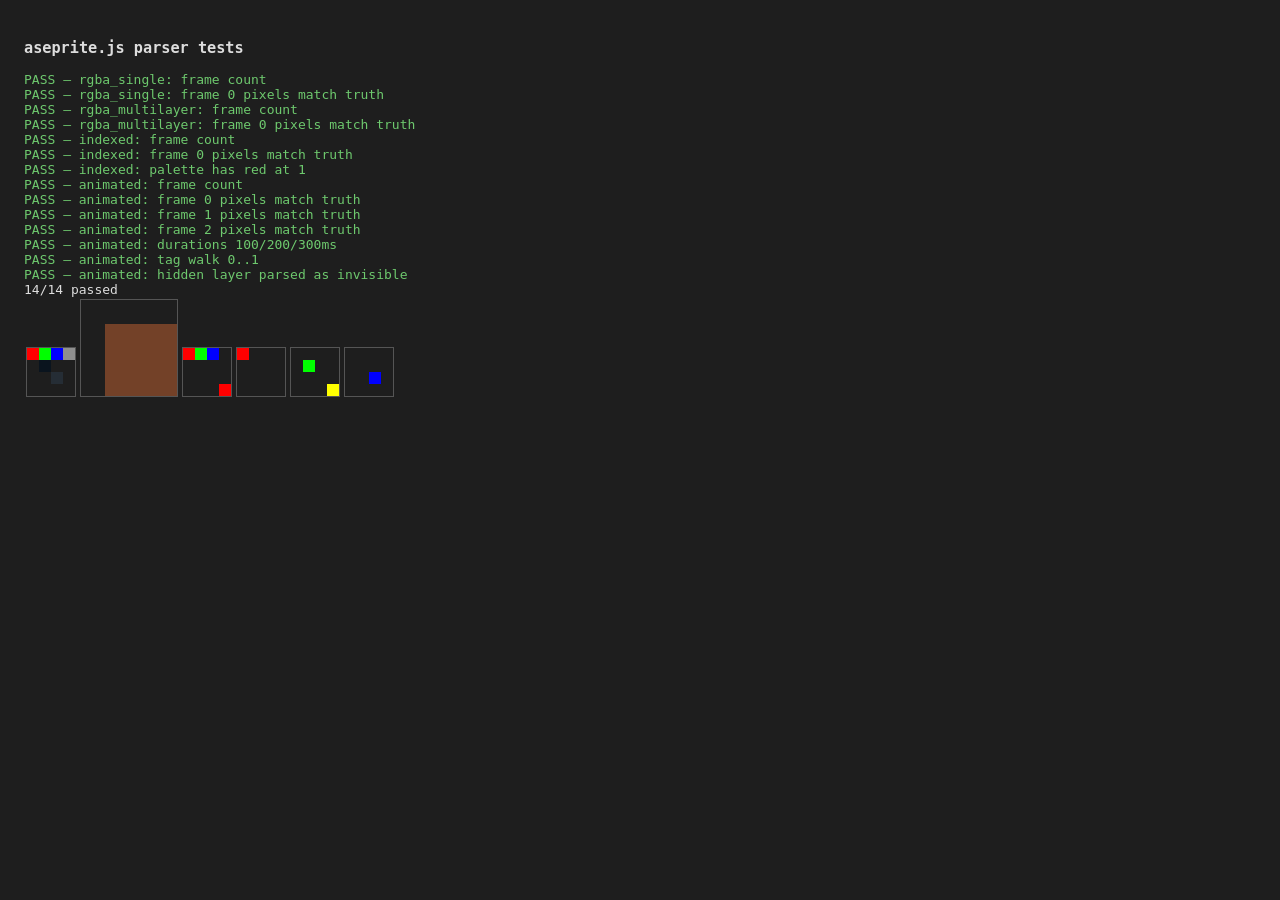
<file: prototypes/heightmap-normal-tool/test/index.html>
<!DOCTYPE html>
<html>
<head>
<meta charset="utf-8">
<title>aseprite.js parser tests</title>
<style>
  body { font-family: monospace; background: #1e1e1e; color: #ddd; padding: 16px; }
  .pass { color: #6ec96e; }
  .fail { color: #e46a6a; }
  canvas { image-rendering: pixelated; border: 1px solid #555; margin: 2px; }
</style>
</head>
<body>
<h3>aseprite.js parser tests</h3>
<div id="results">running…</div>
<div id="visual"></div>
<script src="../aseprite.js"></script>
<script>
'use strict';

// Compares parser composites of each test .aseprite against ground-truth PNGs
// exported by Aseprite itself (test/truth/*.png), plus metadata assertions.

const TOLERANCE = 2; // canvas PNG decode may premultiply-round semi-transparent pixels

async function loadTruthPNG(url) {
  // createImageBitmap instead of Image.decode(): decode() can stall
  // indefinitely in backgrounded tabs.
  const bmp = await createImageBitmap(await (await fetch(url)).blob());
  const cv = document.createElement('canvas');
  cv.width = bmp.width; cv.height = bmp.height;
  const ctx = cv.getContext('2d', { willReadFrequently: true });
  ctx.drawImage(bmp, 0, 0);
  return ctx.getImageData(0, 0, bmp.width, bmp.height);
}

function diffImages(a, b) {
  if (a.width !== b.width || a.height !== b.height) {
    return [`size mismatch: ${a.width}x${a.height} vs ${b.width}x${b.height}`];
  }
  const errors = [];
  for (let i = 0; i < a.data.length; i += 4) {
    // Ignore RGB on fully transparent pixels (undefined color under alpha 0).
    if (a.data[i + 3] === 0 && b.data[i + 3] === 0) continue;
    for (let c = 0; c < 4; c++) {
      if (Math.abs(a.data[i + c] - b.data[i + c]) > TOLERANCE) {
        const px = (i / 4) % a.width, py = Math.floor((i / 4) / a.width);
        errors.push(`(${px},${py}) ch${c}: got ${a.data[i + c]}, want ${b.data[i + c]}`);
        break;
      }
    }
    if (errors.length >= 5) { errors.push('…'); break; }
  }
  return errors;
}

function showComposite(label, composite) {
  const wrap = document.getElementById('visual');
  const cv = document.createElement('canvas');
  cv.width = composite.width; cv.height = composite.height;
  cv.style.width = (composite.width * 12) + 'px';
  cv.style.height = (composite.height * 12) + 'px';
  cv.title = label;
  cv.getContext('2d').putImageData(
    new ImageData(composite.data, composite.width, composite.height), 0, 0);
  wrap.appendChild(cv);
}

async function run() {
  if (location.protocol === 'file:') {
    document.getElementById('results').innerHTML =
      '<div class="fail">This test page needs a local server (fetch is blocked on file://).<br>' +
      'Run: <b>py -m http.server 8613 --directory heightmap-normal-tool</b> from the scripts folder,<br>' +
      'then open <b>http://localhost:8613/test/</b>.<br><br>' +
      'If you meant to use the tool itself, open <b>heightmap-normal-tool/index.html</b> instead — ' +
      'the app works directly from disk.</div>';
    window.TEST_RESULTS = { done: true, skipped: 'file:// protocol' };
    return;
  }
  const results = [];
  const check = (name, cond, detail) =>
    results.push({ name, pass: !!cond, detail: cond ? '' : String(detail || '') });

  const files = [
    { name: 'rgba_single', frames: 1 },
    { name: 'rgba_multilayer', frames: 1 },
    { name: 'indexed', frames: 1 },
    { name: 'animated', frames: 3 },
  ];

  for (const file of files) {
    try {
      const buf = await (await fetch(`assets/${file.name}.aseprite`)).arrayBuffer();
      const spr = await AsepriteParser.parse(buf);
      check(`${file.name}: frame count`, spr.numFrames === file.frames,
        `got ${spr.numFrames}, want ${file.frames}`);

      for (let f = 0; f < file.frames; f++) {
        const composite = spr.compositeFrame(f);
        showComposite(`${file.name} f${f}`, composite);
        const truth = await loadTruthPNG(`truth/${file.name}_${f + 1}.png`);
        const errors = diffImages(composite, truth);
        check(`${file.name}: frame ${f} pixels match truth`, errors.length === 0,
          errors.join('; '));
      }

      if (file.name === 'animated') {
        check('animated: durations 100/200/300ms',
          spr.durations.join(',') === '100,200,300', `got ${spr.durations.join(',')}`);
        const tag = spr.tags[0];
        check('animated: tag walk 0..1',
          spr.tags.length === 1 && tag.name === 'walk' && tag.from === 0 && tag.to === 1,
          JSON.stringify(spr.tags));
        const hidden = spr.layers.find(l => l.name === 'hidden');
        check('animated: hidden layer parsed as invisible',
          hidden && !hidden.visible, JSON.stringify(spr.layers.map(l => l.name)));
      }
      if (file.name === 'indexed') {
        check('indexed: palette has red at 1',
          spr.palette[1] && spr.palette[1].r === 255 && spr.palette[1].g === 0,
          JSON.stringify(spr.palette));
      }
    } catch (e) {
      check(`${file.name}: parse`, false, e.stack || e.message);
    }
  }

  window.TEST_RESULTS = {
    done: true,
    passed: results.filter(r => r.pass).length,
    failed: results.filter(r => !r.pass).length,
    results,
  };
  document.getElementById('results').innerHTML = results.map(r =>
    `<div class="${r.pass ? 'pass' : 'fail'}">${r.pass ? 'PASS' : 'FAIL'} — ${r.name}` +
    (r.detail ? `<br>&nbsp;&nbsp;${r.detail}` : '') + `</div>`).join('') +
    `<div>${window.TEST_RESULTS.passed}/${results.length} passed</div>`;
}

run();
</script>
</body>
</html>
</file>
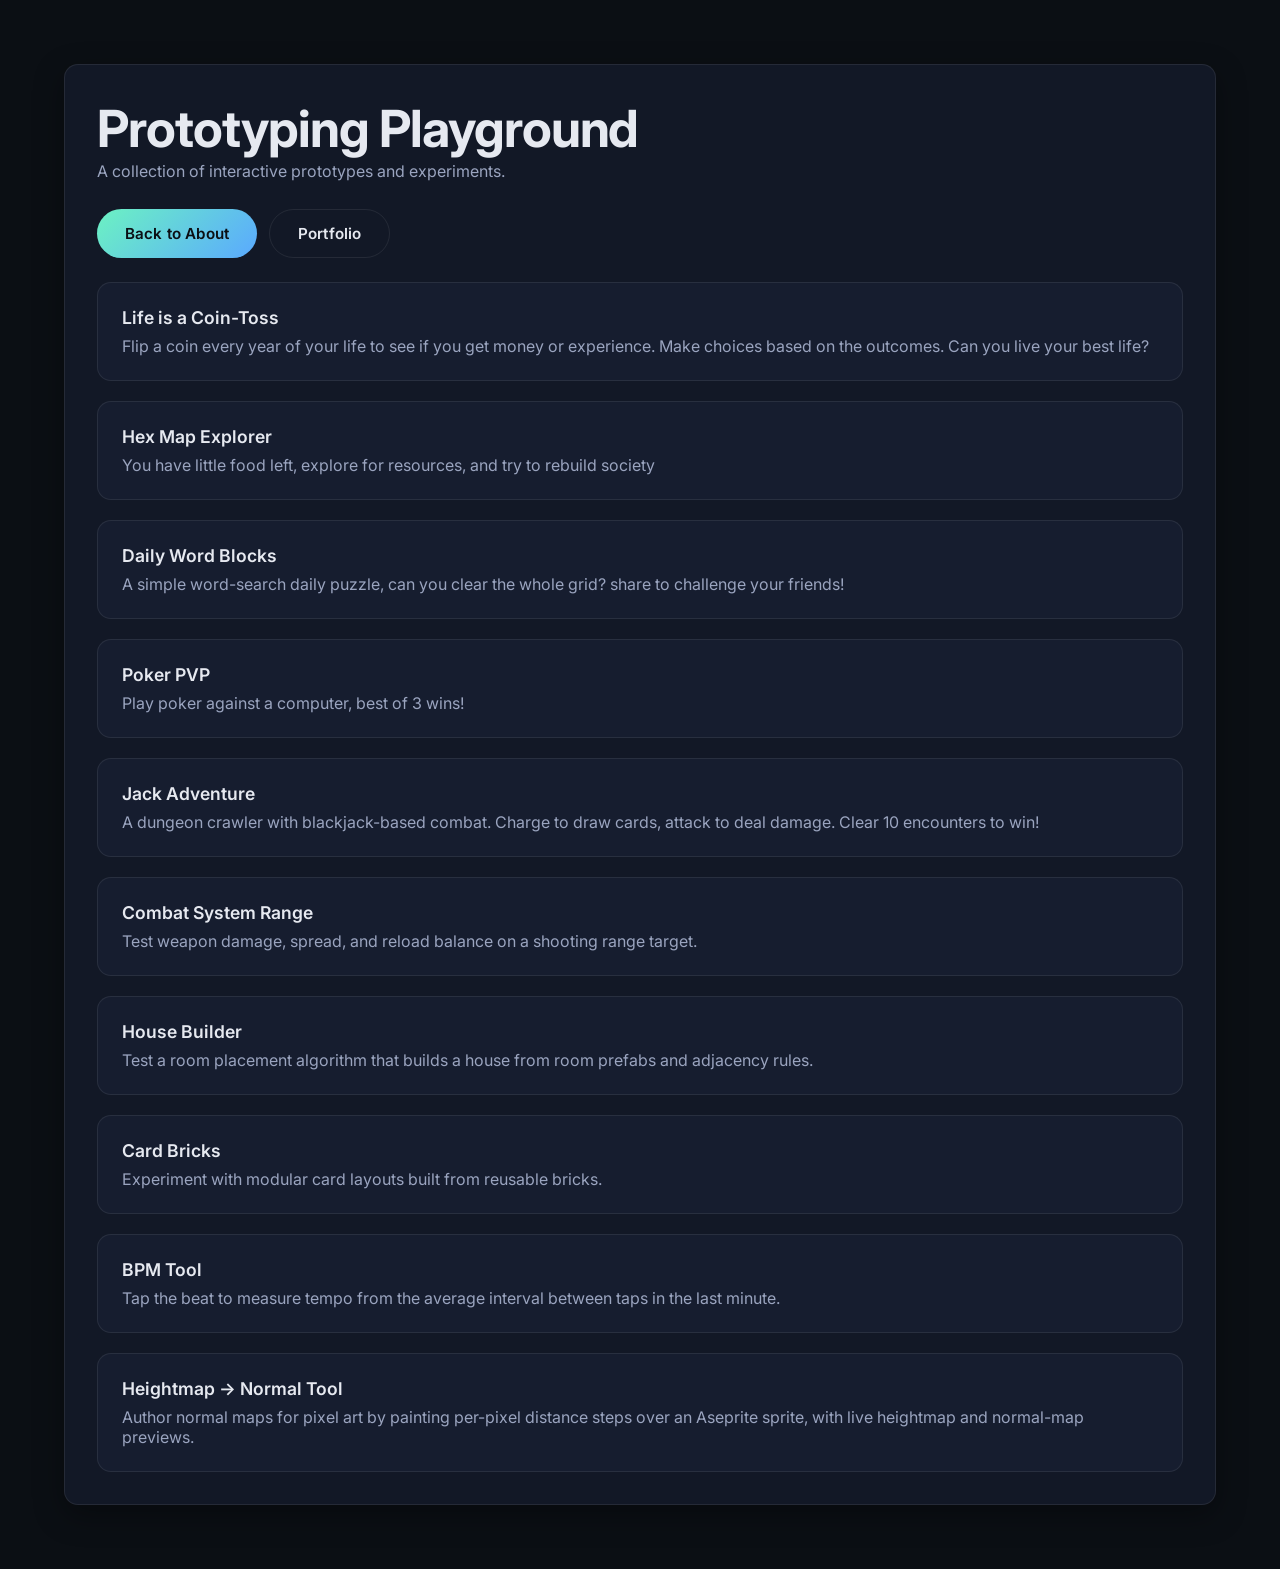
<file: Prototypes.html>
<!DOCTYPE html>
<html lang="en">
<head>
    <meta charset="UTF-8">
    <meta name="viewport" content="width=device-width, initial-scale=1.0">
    <title>Prototypes | Prototyping Playground</title>
    <link rel="preconnect" href="https://fonts.googleapis.com">
    <link rel="preconnect" href="https://fonts.gstatic.com" crossorigin>
    <link href="https://fonts.googleapis.com/css2?family=Inter:wght@400;600;700&display=swap" rel="stylesheet">
    <style>
        :root {
            --color-bg-primary: #0b0f14;
            --color-bg-secondary: #121826;
            --color-bg-elevated: #161d2f;
            --color-text-primary: #e6e9f0;
            --color-text-secondary: #9aa4bf;
            --color-text-disabled: #5b647a;
            --color-accent-primary: #6cf2c2;
            --color-accent-secondary: #5aa9ff;
            --color-accent-danger: #ff6b6b;
            --color-border-subtle: rgba(255, 255, 255, 0.08);
            --color-glow-primary: rgba(108, 242, 194, 0.65);
            --color-glow-secondary: rgba(90, 169, 255, 0.55);
        }

        * {
            margin: 0;
            padding: 0;
            box-sizing: border-box;
        }

        body {
            font-family: "Inter", system-ui, -apple-system, BlinkMacSystemFont, sans-serif;
            font-weight: 400;
            background: var(--color-bg-primary);
            color: var(--color-text-primary);
            min-height: 100vh;
        }

        h1 {
            font-size: clamp(2.5rem, 4vw, 3.5rem);
            font-weight: 700;
            letter-spacing: -0.02em;
        }

        h2 {
            font-size: 2rem;
            font-weight: 600;
        }

        p {
            font-size: 1rem;
            line-height: 1.6;
            color: var(--color-text-secondary);
        }

        .section {
            padding: 64px 24px;
            max-width: 1200px;
            margin: 0 auto;
        }

        .card {
            background: var(--color-bg-secondary);
            border-radius: 14px;
            padding: 32px;
            border: 1px solid var(--color-border-subtle);
            box-shadow: 0 10px 30px rgba(0, 0, 0, 0.35);
        }

        .button {
            position: relative;
            display: inline-flex;
            align-items: center;
            justify-content: center;
            padding: 14px 28px;
            border-radius: 999px;
            font-size: 0.95rem;
            font-weight: 600;
            letter-spacing: 0.01em;
            color: #0b0f14;
            background: linear-gradient(135deg, var(--color-accent-primary), var(--color-accent-secondary));
            border: none;
            cursor: pointer;
            overflow: hidden;
            text-decoration: none;
            transition: transform 0.25s ease, box-shadow 0.25s ease;
        }

        .button::before {
            content: "";
            position: absolute;
            inset: -2px;
            background: inherit;
            filter: blur(18px);
            opacity: 0.6;
            z-index: -1;
        }

        .button::after {
            content: "";
            position: absolute;
            top: 0;
            left: -120%;
            width: 120%;
            height: 100%;
            background: linear-gradient(120deg, transparent, rgba(255, 255, 255, 0.35), transparent);
            transition: left 0.6s ease;
        }

        .button:hover {
            transform: translateY(-1px);
            box-shadow: 0 0 30px var(--color-glow-primary), 0 0 60px rgba(108, 242, 194, 0.25);
        }

        .button:hover::after {
            left: 120%;
        }

        .button:active {
            transform: translateY(0);
        }

        .button--secondary {
            background: transparent;
            color: var(--color-text-primary);
            border: 1px solid var(--color-border-subtle);
        }

        .button--secondary::before {
            display: none;
        }

        .button--secondary:hover {
            border-color: var(--color-accent-secondary);
            box-shadow: 0 0 24px var(--color-glow-secondary);
        }

        .prototype-list {
            list-style: none;
            display: grid;
            gap: 20px;
            margin-top: 24px;
        }

        .prototype-link {
            display: flex;
            flex-direction: column;
            gap: 8px;
            text-decoration: none;
            color: inherit;
            border-radius: 14px;
            padding: 24px;
            border: 1px solid var(--color-border-subtle);
            background: var(--color-bg-elevated);
            transition: transform 0.25s ease, box-shadow 0.25s ease, border-color 0.25s ease;
        }

        .prototype-link:hover {
            transform: translateY(-2px);
            border-color: var(--color-accent-primary);
            box-shadow: 0 0 30px rgba(108, 242, 194, 0.25);
        }

        .prototype-name {
            font-size: 1.1rem;
            font-weight: 600;
        }

        .prototype-description {
            color: var(--color-text-secondary);
        }

        .header-actions {
            display: flex;
            flex-wrap: wrap;
            gap: 12px;
            margin-top: 24px;
        }

        .small {
            font-size: 0.875rem;
            color: var(--color-text-secondary);
        }
    </style>
</head>
<body>
    <main class="section">
        <div class="card">
            <h1>Prototyping Playground</h1>
            <p>A collection of interactive prototypes and experiments.</p>
            <div class="header-actions">
                <a class="button" href="index.html">Back to About</a>
                <a class="button button--secondary" href="coming-soon.html">
                    Portfolio
                </a>
            </div>
            <ul class="prototype-list" id="prototype-list">
                <li class="small">Loading prototypes...</li>
            </ul>
        </div>
    </main>

    <script>
        fetch('PrototypesConfig.json')
            .then(response => response.json())
            .then(data => {
                const prototypeList = document.getElementById('prototype-list');
                prototypeList.innerHTML = '';

                const prototypes = data.prototypes.filter(prototype => !prototype.private);

                prototypes.forEach(prototype => {
                    const li = document.createElement('li');

                    const link = document.createElement('a');
                    link.href = prototype.path;
                    link.className = 'prototype-link';

                    const nameDiv = document.createElement('div');
                    nameDiv.className = 'prototype-name';
                    nameDiv.textContent = prototype.name;

                    const descDiv = document.createElement('div');
                    descDiv.className = 'prototype-description';
                    descDiv.textContent = prototype.description;

                    link.appendChild(nameDiv);
                    link.appendChild(descDiv);
                    li.appendChild(link);
                    prototypeList.appendChild(li);
                });
            })
            .catch(error => {
                console.error('Error loading prototypes:', error);
                document.getElementById('prototype-list').innerHTML =
                    '<li class="small">Error loading prototypes.</li>';
            });
    </script>
</body>
</html>
</file>
<file: prototypes/coin-toss/style.css>
* {
    margin: 0;
    padding: 0;
    box-sizing: border-box;
}

body {
    font-family: 'Segoe UI', Tahoma, Geneva, Verdana, sans-serif;
    background: linear-gradient(135deg, #1e3c72 0%, #2a5298 100%);
    min-height: 100vh;
    display: flex;
    justify-content: center;
    align-items: center;
    padding: 20px;
}

.container {
    background: white;
    border-radius: 20px;
    padding: 40px;
    box-shadow: 0 20px 60px rgba(0, 0, 0, 0.3);
    max-width: 500px;
    width: 100%;
    position: relative;
}

h1 {
    color: #333;
    text-align: center;
    margin-bottom: 20px;
    font-size: 28px;
}

.game-area {
    display: flex;
    flex-direction: column;
    align-items: center;
    gap: 30px;
}

.coin-container {
    perspective: 1000px;
    width: 200px;
    height: 200px;
}

.coin {
    width: 200px;
    height: 200px;
    position: relative;
    transform-style: preserve-3d;
    transition: transform 0.6s;
}

.coin-face {
    position: absolute;
    width: 100%;
    height: 100%;
    border-radius: 50%;
    display: flex;
    justify-content: center;
    align-items: center;
    backface-visibility: hidden;
    border: 8px solid #d4af37;
    font-weight: bold;
    font-size: 24px;
}

.xp {
    background: linear-gradient(135deg, #667eea 0%, #764ba2 100%);
    color: white;
}

.money {
    background: linear-gradient(135deg, #22c55e 0%, #16a34a 100%);
    color: white;
    transform: rotateY(180deg);
}

.coin-text {
    text-shadow: 2px 2px 4px rgba(0, 0, 0, 0.2);
}

/* Flip animations */
@keyframes flipXP {
    0% {
        transform: rotateY(0deg) rotateX(0deg);
    }
    100% {
        transform: rotateY(1800deg) rotateX(0deg);
    }
}

@keyframes flipMoney {
    0% {
        transform: rotateY(0deg) rotateX(0deg);
    }
    100% {
        transform: rotateY(1980deg) rotateX(0deg);
    }
}

.coin.flipping-xp {
    animation: flipXP 0.5s ease-in-out forwards;
}

.coin.flipping-money {
    animation: flipMoney 0.5s ease-in-out forwards;
}

.result {
    font-size: 28px;
    font-weight: bold;
    color: #333;
    min-height: 35px;
    text-align: center;
}

.result.show {
    animation: fadeIn 0.5s ease-in;
}

@keyframes fadeIn {
    from {
        opacity: 0;
        transform: translateY(-10px);
    }
    to {
        opacity: 1;
        transform: translateY(0);
    }
}

.flip-button {
    padding: 15px 40px;
    font-size: 20px;
    font-weight: 600;
    color: white;
    background: linear-gradient(135deg, #667eea 0%, #764ba2 100%);
    border: none;
    border-radius: 10px;
    cursor: pointer;
    transition: all 0.3s;
    box-shadow: 0 4px 15px rgba(0, 0, 0, 0.2);
}

.flip-button:hover:not(:disabled) {
    transform: translateY(-2px);
    box-shadow: 0 6px 20px rgba(0, 0, 0, 0.3);
}

.flip-button:active:not(:disabled) {
    transform: translateY(0);
}

.flip-button:disabled {
    opacity: 0.6;
    cursor: not-allowed;
}

.stats-section {
    display: flex;
    justify-content: center;
    margin-top: 30px;
    margin-bottom: 20px;
}

.money-counter {
    font-size: 24px;
    font-weight: bold;
    color: #22c55e;
}

.xp-section {
    margin-top: 20px;
    padding-top: 20px;
    border-top: 2px solid #eee;
}

.level-text {
    font-size: 20px;
    font-weight: bold;
    color: #333;
    text-align: center;
    margin-bottom: 10px;
}

.xp-bar-container {
    width: 100%;
    height: 40px;
    background: #e0e0e0;
    border-radius: 20px;
    overflow: hidden;
    position: relative;
    box-shadow: inset 0 2px 4px rgba(0, 0, 0, 0.1);
}

.xp-bar {
    height: 100%;
    background: linear-gradient(135deg, #667eea 0%, #764ba2 100%);
    width: 0%;
    transition: width 0.3s ease;
    display: flex;
    align-items: center;
    justify-content: center;
    min-width: 40px;
    position: relative;
}

.xp-text {
    color: white;
    font-weight: bold;
    font-size: 18px;
    text-shadow: 1px 1px 2px rgba(0, 0, 0, 0.3);
    position: absolute;
    left: 50%;
    transform: translateX(-50%);
}

.popup {
    position: fixed;
    top: 50%;
    left: 50%;
    transform: translate(-50%, -50%);
    background: white;
    padding: 40px;
    border-radius: 20px;
    box-shadow: 0 20px 60px rgba(0, 0, 0, 0.5);
    text-align: center;
    z-index: 1000;
}

.popup h2 {
    color: #333;
    margin-bottom: 20px;
    font-size: 32px;
}

.popup-button {
    padding: 15px 40px;
    font-size: 18px;
    font-weight: 600;
    color: white;
    background: linear-gradient(135deg, #667eea 0%, #764ba2 100%);
    border: none;
    border-radius: 10px;
    cursor: pointer;
    transition: all 0.3s;
    box-shadow: 0 4px 15px rgba(0, 0, 0, 0.2);
}

.popup-button:hover {
    transform: translateY(-2px);
    box-shadow: 0 6px 20px rgba(0, 0, 0, 0.3);
}

.hidden {
    display: none;
}
</file>
